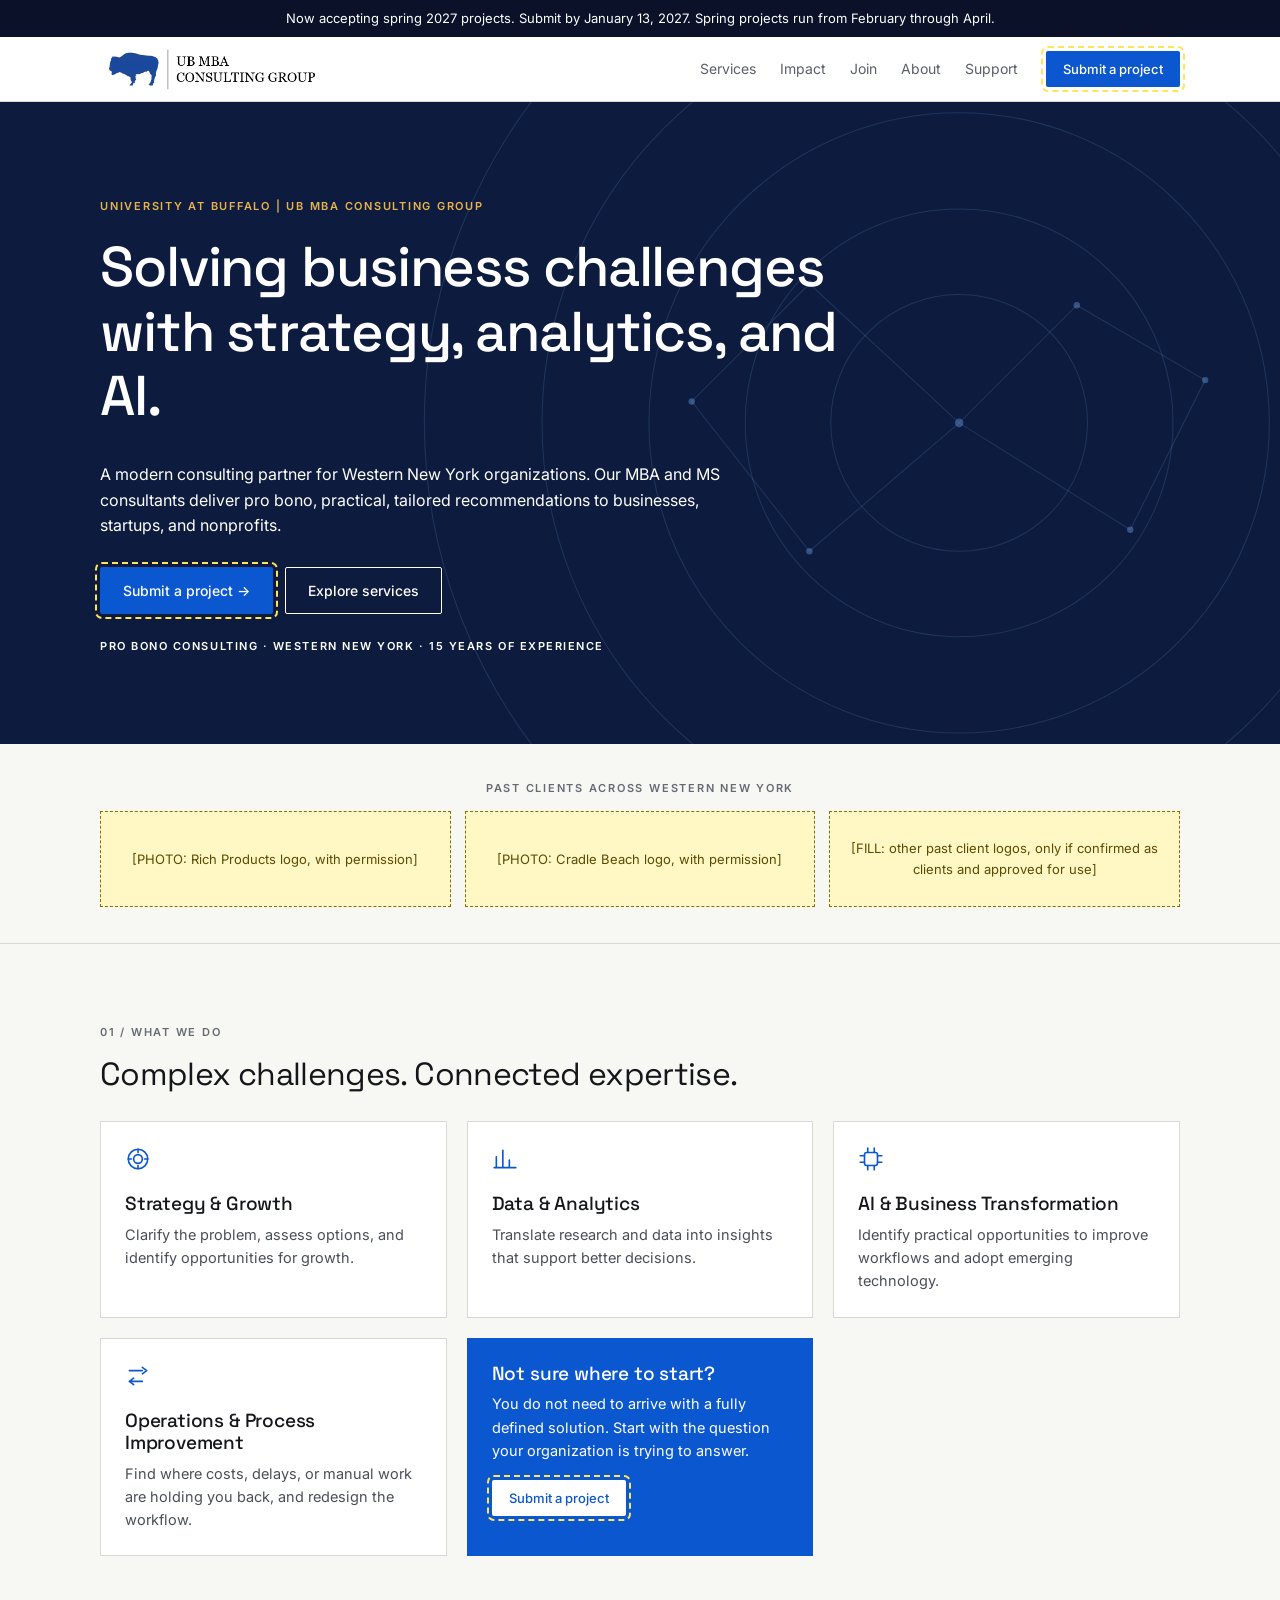
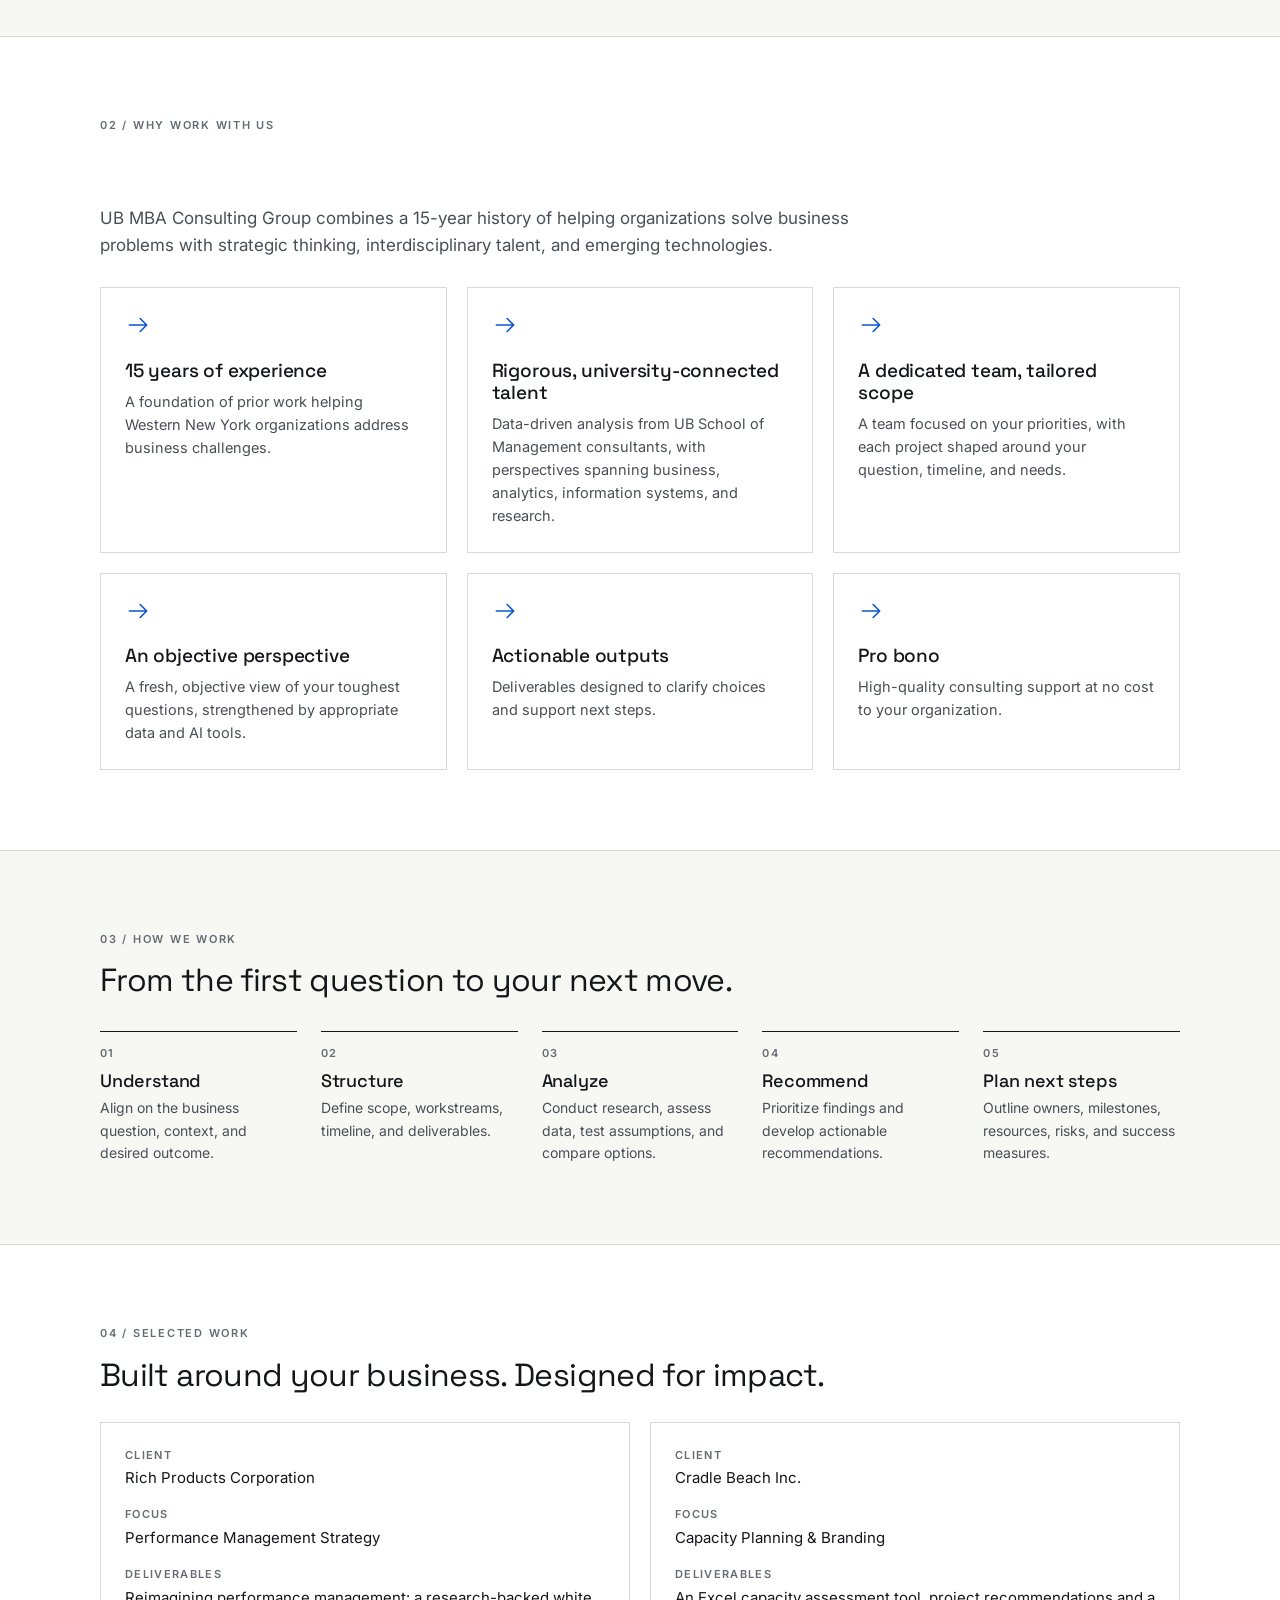
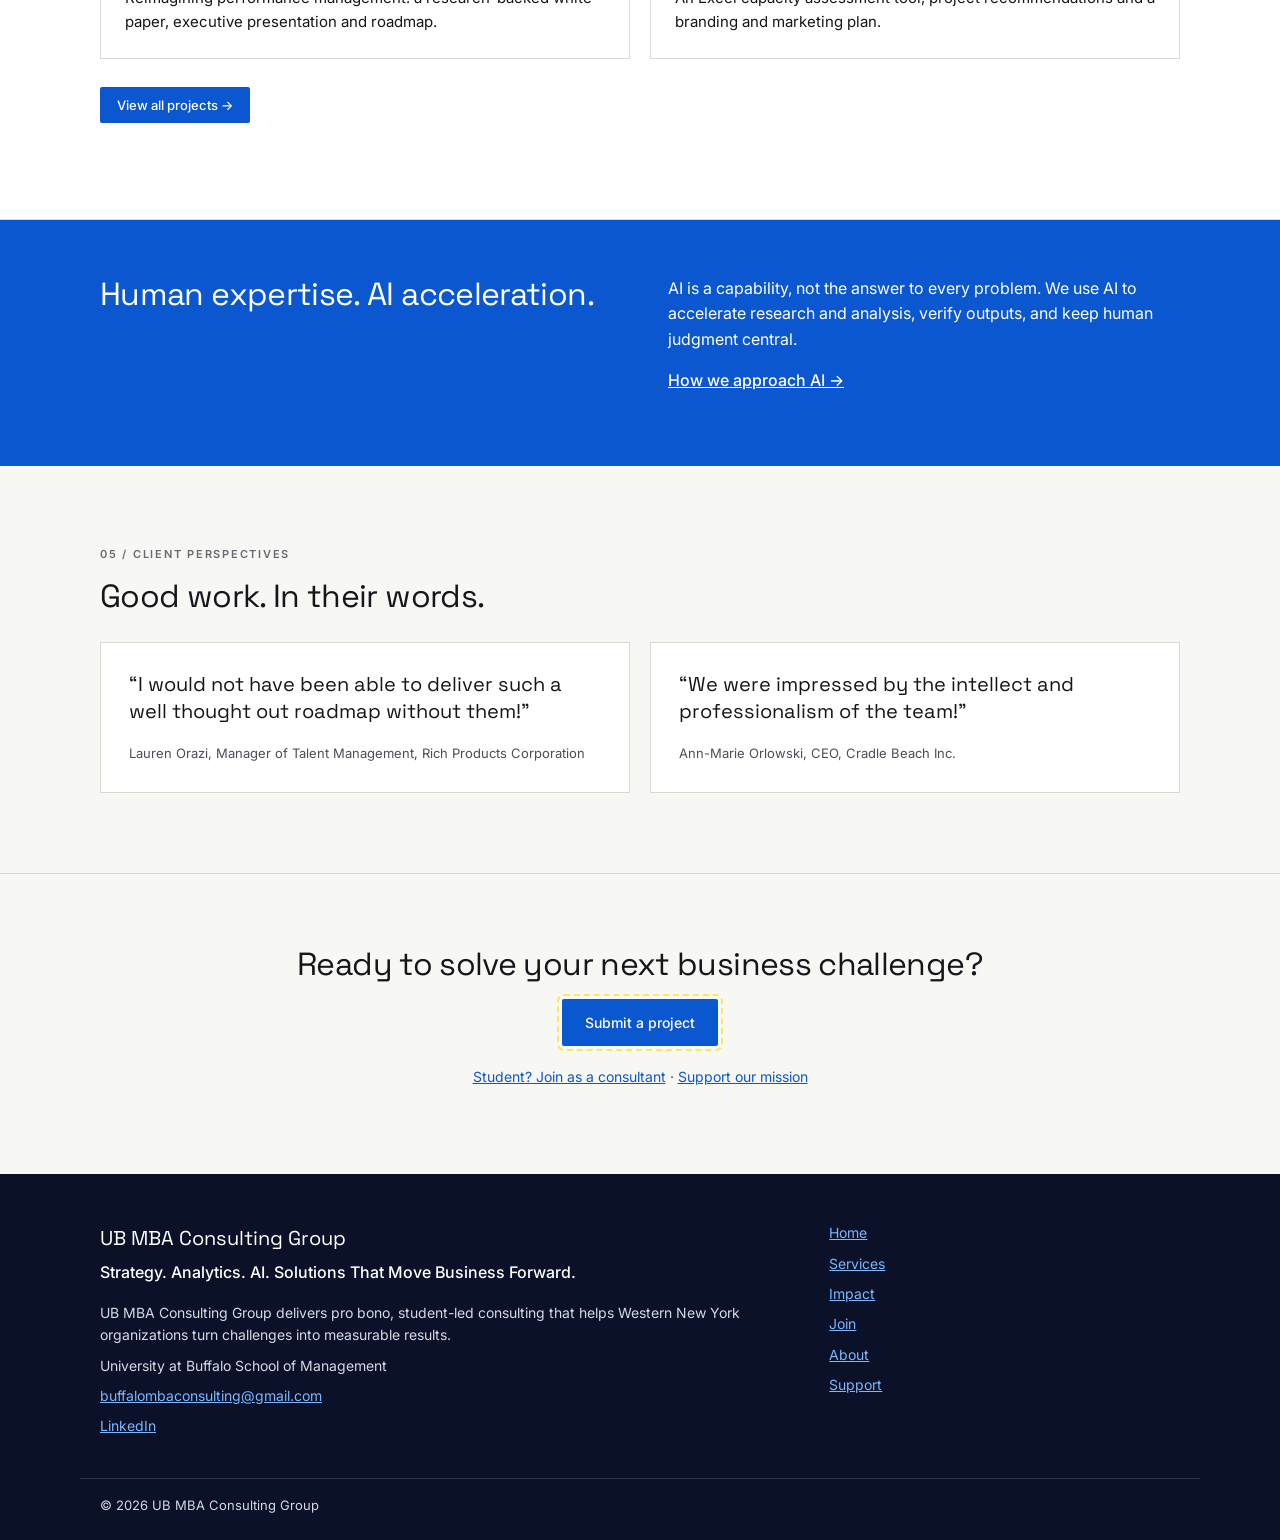
<file: index.html>
<!DOCTYPE html>
<html lang="en">
<head>
<meta charset="utf-8">
<meta name="viewport" content="width=device-width, initial-scale=1">
<title>Home | UB MBA Consulting Group</title>
<meta name="description" content="A modern consulting partner for Western New York organizations. Our MBA and MS consultants deliver pro bono, practical, tailored recommendations to businesses, startups, and nonprofits.">
<link rel="preconnect" href="https://fonts.googleapis.com">
<link rel="preconnect" href="https://fonts.gstatic.com" crossorigin>
<link href="https://fonts.googleapis.com/css2?family=Inter:wght@400;500;600&family=Space+Grotesk:wght@400;500&display=swap" rel="stylesheet">
<link rel="stylesheet" href="styles.css">
<script>document.documentElement.classList.add("js");</script>
</head>
<body>
<a class="skip" href="#main">Skip to content</a>
<div class="announce"><!-- EDIT: announcement bar -->
  <p>Now accepting spring 2027 projects. Submit by January 13, 2027. Spring projects run from February through April.</p>
</div>
<header class="site-header">
  <div class="progress" aria-hidden="true"></div>
  <div class="wrap header-inner">
    <a class="logo" href="index.html"><img src="images/logo.png" alt="UB MBA Consulting Group" width="222" height="58"></a>
    <button class="menu-toggle" aria-expanded="false" aria-controls="site-nav">Menu</button>
    <nav id="site-nav" class="site-nav" aria-label="Main">
      <ul><li><a href="services.html">Services</a></li><li><a href="impact.html">Impact</a></li><li><a href="join.html">Join</a></li><li><a href="about.html">About</a></li><li><a href="support.html">Support</a></li></ul>
      <a class="btn btn-primary btn-small is-placeholder" href="#" title="Link not set yet: CLIENT_FORM_LINK">Submit a project</a>
    </nav>
  </div>
</header>
<main id="main">
<section class="hero"><!-- EDIT: hero -->
<svg class="net" viewBox="0 0 1200 600" preserveAspectRatio="xMaxYMid slice" aria-hidden="true">
<g fill="none" stroke="#7AB8FF" stroke-opacity=".16" stroke-width="1">
<circle cx="900" cy="300" r="120"/><circle cx="900" cy="300" r="200"/><circle cx="900" cy="300" r="290"/><circle cx="900" cy="300" r="390"/><circle cx="900" cy="300" r="500"/>
<path d="M900 300 L1010 190 L1130 260 L1060 400 L900 300 L760 170 L650 280 L760 420 L900 300"/>
</g>
<g fill="#7AB8FF" fill-opacity=".35"><circle cx="1010" cy="190" r="3"/><circle cx="1130" cy="260" r="3"/><circle cx="1060" cy="400" r="3"/><circle cx="760" cy="170" r="3"/><circle cx="650" cy="280" r="3"/><circle cx="760" cy="420" r="3"/><circle cx="900" cy="300" r="4"/></g>
</svg>
<div class="wrap hero-inner">
  <p class="eyebrow">University at Buffalo | UB MBA Consulting Group</p>
  <h1>Solving business challenges with strategy, analytics, and AI.</h1>
  <p class="hero-text">A modern consulting partner for Western New York organizations. Our MBA and MS consultants deliver pro bono, practical, tailored recommendations to businesses, startups, and nonprofits.</p>
  <div class="btn-row"><a class="btn btn-primary is-placeholder" href="#" title="Link not set yet: CLIENT_FORM_LINK">Submit a project →</a><a class="btn btn-outline" href="services.html">Explore services</a></div>
  <p class="proof">Pro bono consulting · Western New York · 15 years of experience</p>
</div></section>
<section class="logos"><div class="wrap">
  <p class="label label-center">Past clients across Western New York</p>
  <div class="logo-row"><!-- EDIT: client logos, only with permission -->
    <div class="placeholder photo">[PHOTO: Rich Products logo, with permission]</div>
    <div class="placeholder photo">[PHOTO: Cradle Beach logo, with permission]</div>
    <div class="placeholder photo">[FILL: other past client logos, only if confirmed as clients and approved for use]</div>
  </div>
</div></section>
<section class="section "><div class="wrap"><p class="label">01 / WHAT WE DO</p><h2>Complex challenges. Connected expertise.</h2><div class="grid grid-3"><article class="card"><div class="icon"><svg viewBox="0 0 24 24" aria-hidden="true"><circle cx="12" cy="12" r="9"/><circle cx="12" cy="12" r="4"/><path d="M12 3v3M12 18v3M3 12h3M18 12h3"/></svg></div><h3><a href="services.html#strategy">Strategy &amp; Growth</a></h3><p>Clarify the problem, assess options, and identify opportunities for growth.</p></article><article class="card"><div class="icon"><svg viewBox="0 0 24 24" aria-hidden="true"><path d="M4 20V10M10 20V4M16 20v-7M22 20H2"/></svg></div><h3><a href="services.html#data">Data &amp; Analytics</a></h3><p>Translate research and data into insights that support better decisions.</p></article><article class="card"><div class="icon"><svg viewBox="0 0 24 24" aria-hidden="true"><rect x="6" y="6" width="12" height="12" rx="2"/><path d="M9 2v4M15 2v4M9 18v4M15 18v4M2 9h4M2 15h4M18 9h4M18 15h4"/></svg></div><h3><a href="services.html#ai-services">AI &amp; Business Transformation</a></h3><p>Identify practical opportunities to improve workflows and adopt emerging technology.</p></article><article class="card"><div class="icon"><svg viewBox="0 0 24 24" aria-hidden="true"><path d="M4 7h12M4 17h12M16 4l4 3-4 3M8 14l-4 3 4 3"/></svg></div><h3><a href="services.html#operations">Operations &amp; Process Improvement</a></h3><p>Find where costs, delays, or manual work are holding you back, and redesign the workflow.</p></article><article class="card card-highlight"><h3>Not sure where to start?</h3>
<p>You do not need to arrive with a fully defined solution. Start with the question your organization is trying to answer.</p>
<a class="btn btn-light btn-small is-placeholder" href="#" title="Link not set yet: CLIENT_FORM_LINK">Submit a project</a></article></div></div></section>
<section class="section section-alt"><div class="wrap"><p class="label">02 / WHY WORK WITH US</p><h2>Established experience. Emerging capabilities. Actionable solutions.</h2><p class="lead">UB MBA Consulting Group combines a 15-year history of helping organizations solve business problems with strategic thinking, interdisciplinary talent, and emerging technologies.</p><div class="grid grid-3"><article class="card"><div class="icon"><svg viewBox="0 0 24 24" aria-hidden="true"><path d="M4 12h16M14 6l6 6-6 6"/></svg></div><h3>15 years of experience</h3><p>A foundation of prior work helping Western New York organizations address business challenges.</p></article><article class="card"><div class="icon"><svg viewBox="0 0 24 24" aria-hidden="true"><path d="M4 12h16M14 6l6 6-6 6"/></svg></div><h3>Rigorous, university-connected talent</h3><p>Data-driven analysis from UB School of Management consultants, with perspectives spanning business, analytics, information systems, and research.</p></article><article class="card"><div class="icon"><svg viewBox="0 0 24 24" aria-hidden="true"><path d="M4 12h16M14 6l6 6-6 6"/></svg></div><h3>A dedicated team, tailored scope</h3><p>A team focused on your priorities, with each project shaped around your question, timeline, and needs.</p></article><article class="card"><div class="icon"><svg viewBox="0 0 24 24" aria-hidden="true"><path d="M4 12h16M14 6l6 6-6 6"/></svg></div><h3>An objective perspective</h3><p>A fresh, objective view of your toughest questions, strengthened by appropriate data and AI tools.</p></article><article class="card"><div class="icon"><svg viewBox="0 0 24 24" aria-hidden="true"><path d="M4 12h16M14 6l6 6-6 6"/></svg></div><h3>Actionable outputs</h3><p>Deliverables designed to clarify choices and support next steps.</p></article><article class="card"><div class="icon"><svg viewBox="0 0 24 24" aria-hidden="true"><path d="M4 12h16M14 6l6 6-6 6"/></svg></div><h3>Pro bono</h3><p>High-quality consulting support at no cost to your organization.</p></article></div></div></section>
<section class="section "><div class="wrap"><p class="label">03 / HOW WE WORK</p><h2>From the first question to your next move.</h2><ol class="steps steps-5"><li><span class="step-num">01</span><h3>Understand</h3><p>Align on the business question, context, and desired outcome.</p></li><li><span class="step-num">02</span><h3>Structure</h3><p>Define scope, workstreams, timeline, and deliverables.</p></li><li><span class="step-num">03</span><h3>Analyze</h3><p>Conduct research, assess data, test assumptions, and compare options.</p></li><li><span class="step-num">04</span><h3>Recommend</h3><p>Prioritize findings and develop actionable recommendations.</p></li><li><span class="step-num">05</span><h3>Plan next steps</h3><p>Outline owners, milestones, resources, risks, and success measures.</p></li></ol></div></section>
<section class="section section-alt"><div class="wrap"><p class="label">04 / SELECTED WORK</p><h2>Built around your business. Designed for impact.</h2><div class="grid grid-2"><div class="case-wrap"><article class="case">
  <p class="mini">Client</p><p class="case-val">Rich Products Corporation</p>
  <p class="mini">Focus</p><p class="case-val">Performance Management Strategy</p>
  <p class="mini">Deliverables</p><p class="case-val">Reimagining performance management: a research-backed white paper, executive presentation and roadmap.</p>
</article></div><div class="case-wrap"><article class="case">
  <p class="mini">Client</p><p class="case-val">Cradle Beach Inc.</p>
  <p class="mini">Focus</p><p class="case-val">Capacity Planning &amp; Branding</p>
  <p class="mini">Deliverables</p><p class="case-val">An Excel capacity assessment tool, project recommendations and a branding and marketing plan.</p>
</article></div></div><p class="mt"><a class="btn btn-primary btn-small" href="impact.html">View all projects →</a></p></div></section>
<section class="band"><div class="wrap band-inner">
  <h2>Human expertise. AI acceleration.</h2>
  <div class="band-text"><p>AI is a capability, not the answer to every problem. We use AI to accelerate research and analysis, verify outputs, and keep human judgment central.</p><p><a class="band-link" href="services.html#ai">How we approach AI →</a></p></div>
</div></section>
<section class="section "><div class="wrap"><p class="label">05 / CLIENT PERSPECTIVES</p><h2>Good work. In their words.</h2><div class="grid grid-2"><blockquote class="quote"><p>“I would not have been able to deliver such a well thought out roadmap without them!”</p><footer>Lauren Orazi, Manager of Talent Management, Rich Products Corporation</footer></blockquote><blockquote class="quote"><p>“We were impressed by the intellect and professionalism of the team!”</p><footer>Ann-Marie Orlowski, CEO, Cradle Beach Inc.</footer></blockquote></div></div></section>
<section class="cta"><div class="wrap">
  <h2>Ready to solve your next business challenge?</h2>
  
  <a class="btn btn-primary is-placeholder" href="#" title="Link not set yet: CLIENT_FORM_LINK">Submit a project</a>
  <p class="cta-small"><a href="join.html">Student? Join as a consultant</a> · <a href="support.html">Support our mission</a></p>
</div></section>
</main>
<footer class="site-footer">
  <div class="wrap footer-grid">
    <div>
      <p class="footer-name">UB MBA Consulting Group</p>
      <p class="footer-tag">Strategy. Analytics. AI. Solutions That Move Business Forward.</p>
      <p class="footer-desc">UB MBA Consulting Group delivers pro bono, student-led consulting that helps Western New York organizations turn challenges into measurable results.</p>
      <p class="footer-small">University at Buffalo School of Management</p>
      <p class="footer-small"><a href="mailto:buffalombaconsulting@gmail.com">buffalombaconsulting@gmail.com</a></p>
      <p class="footer-small"><a href="https://www.linkedin.com/company/ub-mba-consulting" target="_blank" rel="noopener">LinkedIn</a></p>
    </div>
    <nav aria-label="Footer"><ul class="footer-links"><li><a href="index.html">Home</a></li><li><a href="services.html">Services</a></li><li><a href="impact.html">Impact</a></li><li><a href="join.html">Join</a></li><li><a href="about.html">About</a></li><li><a href="support.html">Support</a></li></ul></nav>
  </div>
  <div class="wrap footer-bottom"><p>© 2026 UB MBA Consulting Group</p></div>
</footer>
<script src="script.js" defer></script>
</body>
</html>
</file>
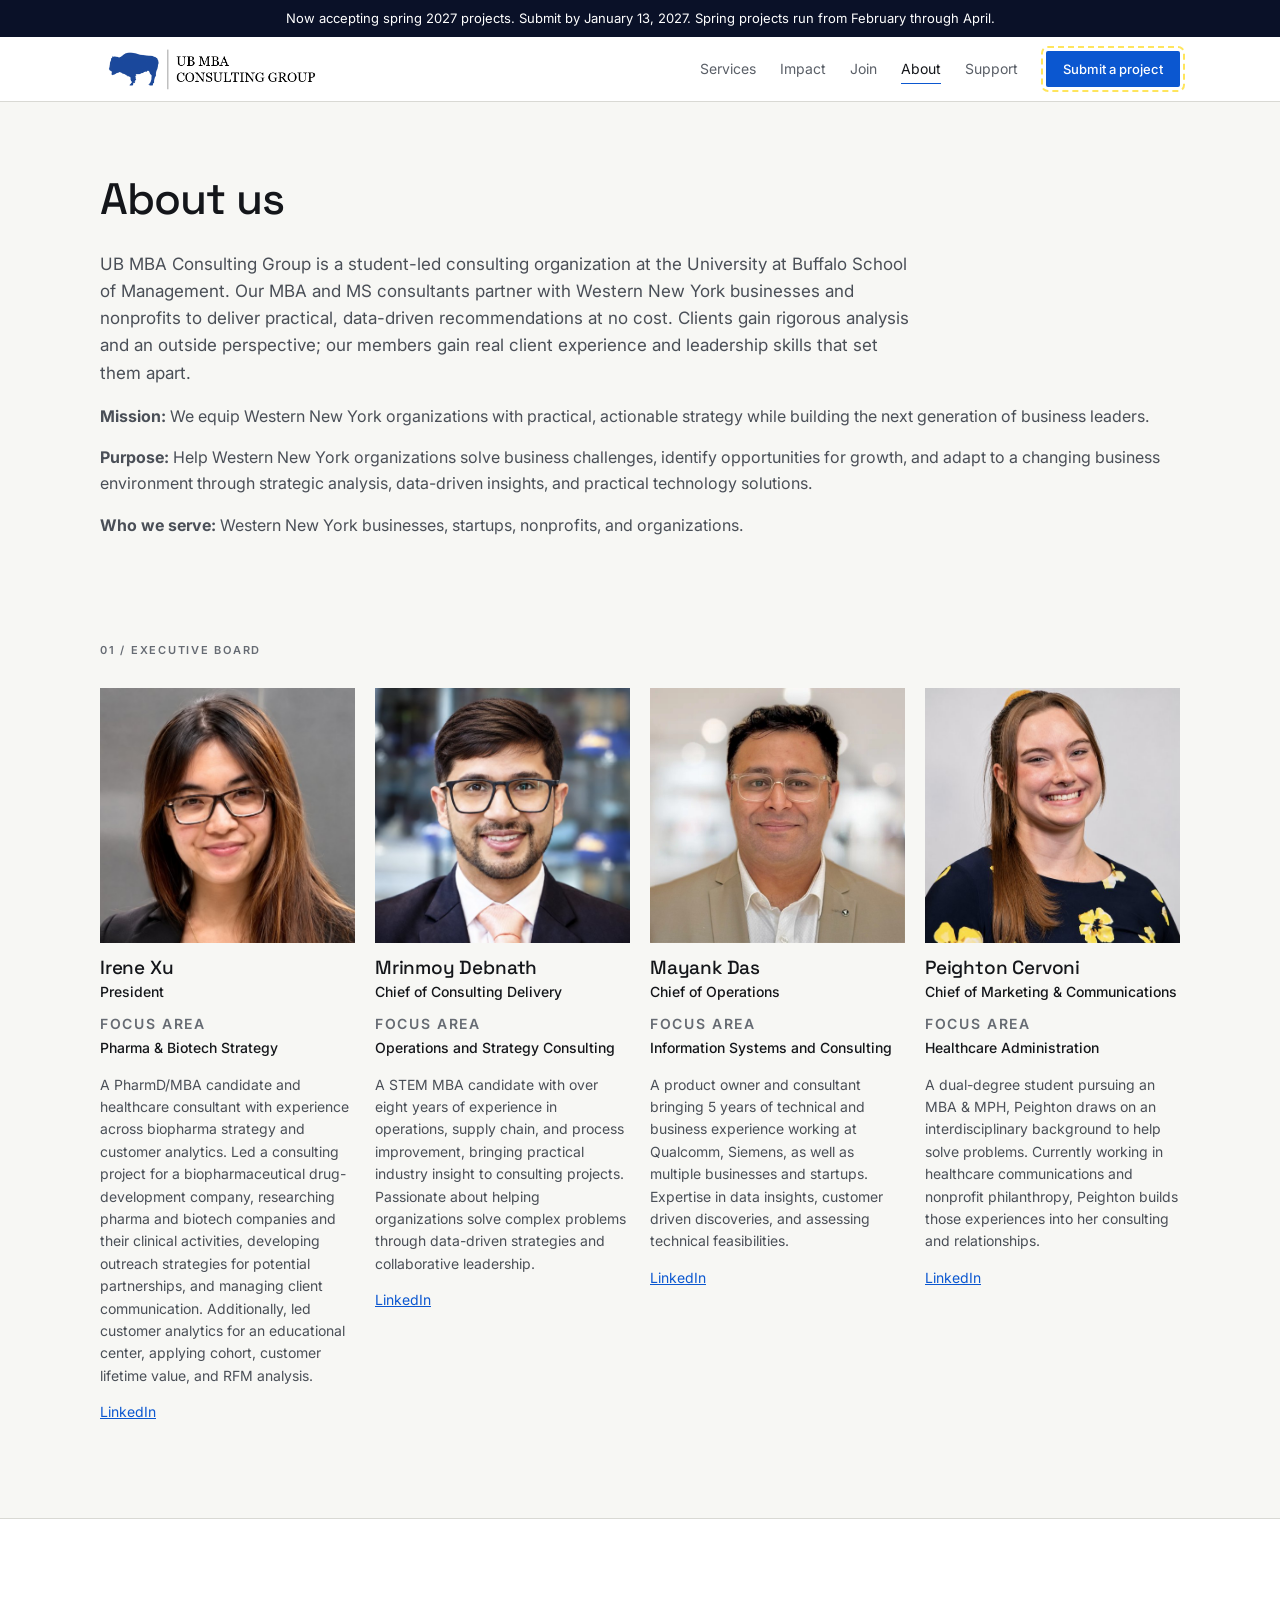
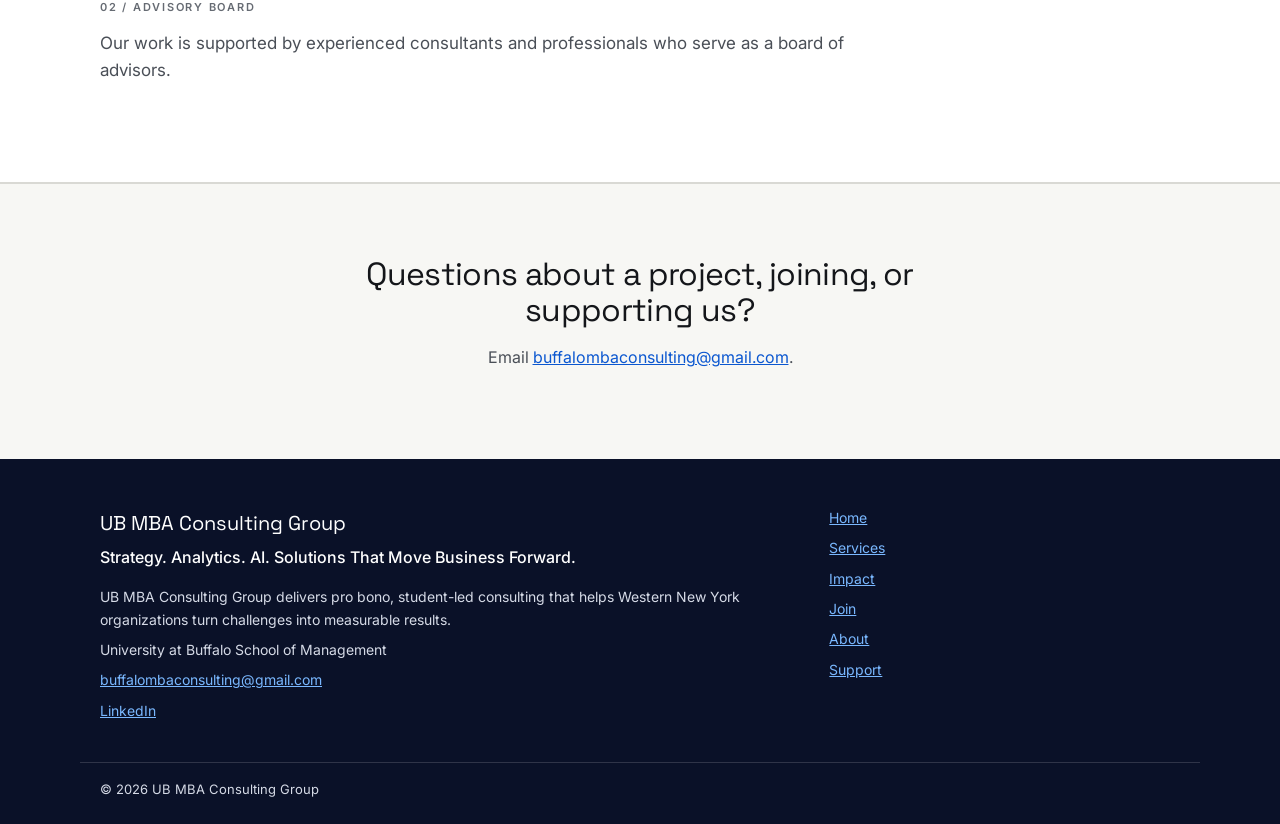
<file: about.html>
<!DOCTYPE html>
<html lang="en">
<head>
<meta charset="utf-8">
<meta name="viewport" content="width=device-width, initial-scale=1">
<title>About | UB MBA Consulting Group</title>
<meta name="description" content="UB MBA Consulting Group is a student-led consulting organization at the University at Buffalo School of Management.">
<link rel="preconnect" href="https://fonts.googleapis.com">
<link rel="preconnect" href="https://fonts.gstatic.com" crossorigin>
<link href="https://fonts.googleapis.com/css2?family=Inter:wght@400;500;600&family=Space+Grotesk:wght@400;500&display=swap" rel="stylesheet">
<link rel="stylesheet" href="styles.css">
<script>document.documentElement.classList.add("js");</script>
</head>
<body>
<a class="skip" href="#main">Skip to content</a>
<div class="announce"><!-- EDIT: announcement bar -->
  <p>Now accepting spring 2027 projects. Submit by January 13, 2027. Spring projects run from February through April.</p>
</div>
<header class="site-header">
  <div class="progress" aria-hidden="true"></div>
  <div class="wrap header-inner">
    <a class="logo" href="index.html"><img src="images/logo.png" alt="UB MBA Consulting Group" width="222" height="58"></a>
    <button class="menu-toggle" aria-expanded="false" aria-controls="site-nav">Menu</button>
    <nav id="site-nav" class="site-nav" aria-label="Main">
      <ul><li><a href="services.html">Services</a></li><li><a href="impact.html">Impact</a></li><li><a href="join.html">Join</a></li><li><a href="about.html" aria-current="page">About</a></li><li><a href="support.html">Support</a></li></ul>
      <a class="btn btn-primary btn-small is-placeholder" href="#" title="Link not set yet: CLIENT_FORM_LINK">Submit a project</a>
    </nav>
  </div>
</header>
<main id="main">
<section class="page-hero"><div class="wrap"><h1>About us</h1>
<p class="lead">UB MBA Consulting Group is a student-led consulting organization at the University at Buffalo School of Management. Our MBA and MS consultants partner with Western New York businesses and nonprofits to deliver practical, data-driven recommendations at no cost. Clients gain rigorous analysis and an outside perspective; our members gain real client experience and leadership skills that set them apart.</p>
<p><strong>Mission:</strong> We equip Western New York organizations with practical, actionable strategy while building the next generation of business leaders.</p>
<p><strong>Purpose:</strong> Help Western New York organizations solve business challenges, identify opportunities for growth, and adapt to a changing business environment through strategic analysis, data-driven insights, and practical technology solutions.</p>
<p><strong>Who we serve:</strong> Western New York businesses, startups, nonprofits, and organizations.</p></div></section>
<section class="section "><div class="wrap"><p class="label">01 / EXECUTIVE BOARD</p><div class="grid grid-4"><article class="team"><div class="frame"><img src="images/irene-xu.jpg" alt="Portrait of Irene Xu" width="600" height="600"></div>
<h3>Irene Xu</h3><p class="role">President</p><p class="mini">Focus area</p><p class="focus">Pharma &amp; Biotech Strategy</p><p>A PharmD/MBA candidate and healthcare consultant with experience across biopharma strategy and customer analytics. Led a consulting project for a biopharmaceutical drug-development company, researching pharma and biotech companies and their clinical activities, developing outreach strategies for potential partnerships, and managing client communication. Additionally, led customer analytics for an educational center, applying cohort, customer lifetime value, and RFM analysis.</p>
<p><a href="https://www.linkedin.com/in/irene-meiting-xu" target="_blank" rel="noopener">LinkedIn</a></p></article><article class="team"><div class="frame"><img src="images/mrinmoy-debnath.jpg" alt="Portrait of Mrinmoy Debnath" width="600" height="600"></div>
<h3>Mrinmoy Debnath</h3><p class="role">Chief of Consulting Delivery</p><p class="mini">Focus area</p><p class="focus">Operations and Strategy Consulting</p><p>A STEM MBA candidate with over eight years of experience in operations, supply chain, and process improvement, bringing practical industry insight to consulting projects. Passionate about helping organizations solve complex problems through data-driven strategies and collaborative leadership.</p>
<p><a href="https://www.linkedin.com/in/mrin-debnath" target="_blank" rel="noopener">LinkedIn</a></p></article><article class="team"><div class="frame"><img src="images/mayank-das.jpg" alt="Portrait of Mayank Das" width="600" height="600"></div>
<h3>Mayank Das</h3><p class="role">Chief of Operations</p><p class="mini">Focus area</p><p class="focus">Information Systems and Consulting</p><p>A product owner and consultant bringing 5 years of technical and business experience working at Qualcomm, Siemens, as well as multiple businesses and startups. Expertise in data insights, customer driven discoveries, and assessing technical feasibilities.</p>
<p><a href="https://www.linkedin.com/in/mayank-das" target="_blank" rel="noopener">LinkedIn</a></p></article><article class="team"><div class="frame"><img src="images/peighton-cervoni.jpg" alt="Portrait of Peighton Cervoni" width="600" height="600"></div>
<h3>Peighton Cervoni</h3><p class="role">Chief of Marketing &amp; Communications</p><p class="mini">Focus area</p><p class="focus">Healthcare Administration</p><p>A dual-degree student pursuing an MBA &amp; MPH, Peighton draws on an interdisciplinary background to help solve problems. Currently working in healthcare communications and nonprofit philanthropy, Peighton builds those experiences into her consulting and relationships.</p>
<p><a href="https://www.linkedin.com/in/peighton-cervoni" target="_blank" rel="noopener">LinkedIn</a></p></article></div></div></section>
<section class="section section-alt"><div class="wrap"><p class="label">02 / ADVISORY BOARD</p><p class="lead">Our work is supported by experienced consultants and professionals who serve as a board of advisors.</p></div></section>
<section class="cta"><div class="wrap">
  <h2>Questions about a project, joining, or supporting us?</h2>
  <p>Email <a href="mailto:buffalombaconsulting@gmail.com">buffalombaconsulting@gmail.com</a>.</p>
  
  
</div></section>
</main>
<footer class="site-footer">
  <div class="wrap footer-grid">
    <div>
      <p class="footer-name">UB MBA Consulting Group</p>
      <p class="footer-tag">Strategy. Analytics. AI. Solutions That Move Business Forward.</p>
      <p class="footer-desc">UB MBA Consulting Group delivers pro bono, student-led consulting that helps Western New York organizations turn challenges into measurable results.</p>
      <p class="footer-small">University at Buffalo School of Management</p>
      <p class="footer-small"><a href="mailto:buffalombaconsulting@gmail.com">buffalombaconsulting@gmail.com</a></p>
      <p class="footer-small"><a href="https://www.linkedin.com/company/ub-mba-consulting" target="_blank" rel="noopener">LinkedIn</a></p>
    </div>
    <nav aria-label="Footer"><ul class="footer-links"><li><a href="index.html">Home</a></li><li><a href="services.html">Services</a></li><li><a href="impact.html">Impact</a></li><li><a href="join.html">Join</a></li><li><a href="about.html">About</a></li><li><a href="support.html">Support</a></li></ul></nav>
  </div>
  <div class="wrap footer-bottom"><p>© 2026 UB MBA Consulting Group</p></div>
</footer>
<script src="script.js" defer></script>
</body>
</html>
</file>
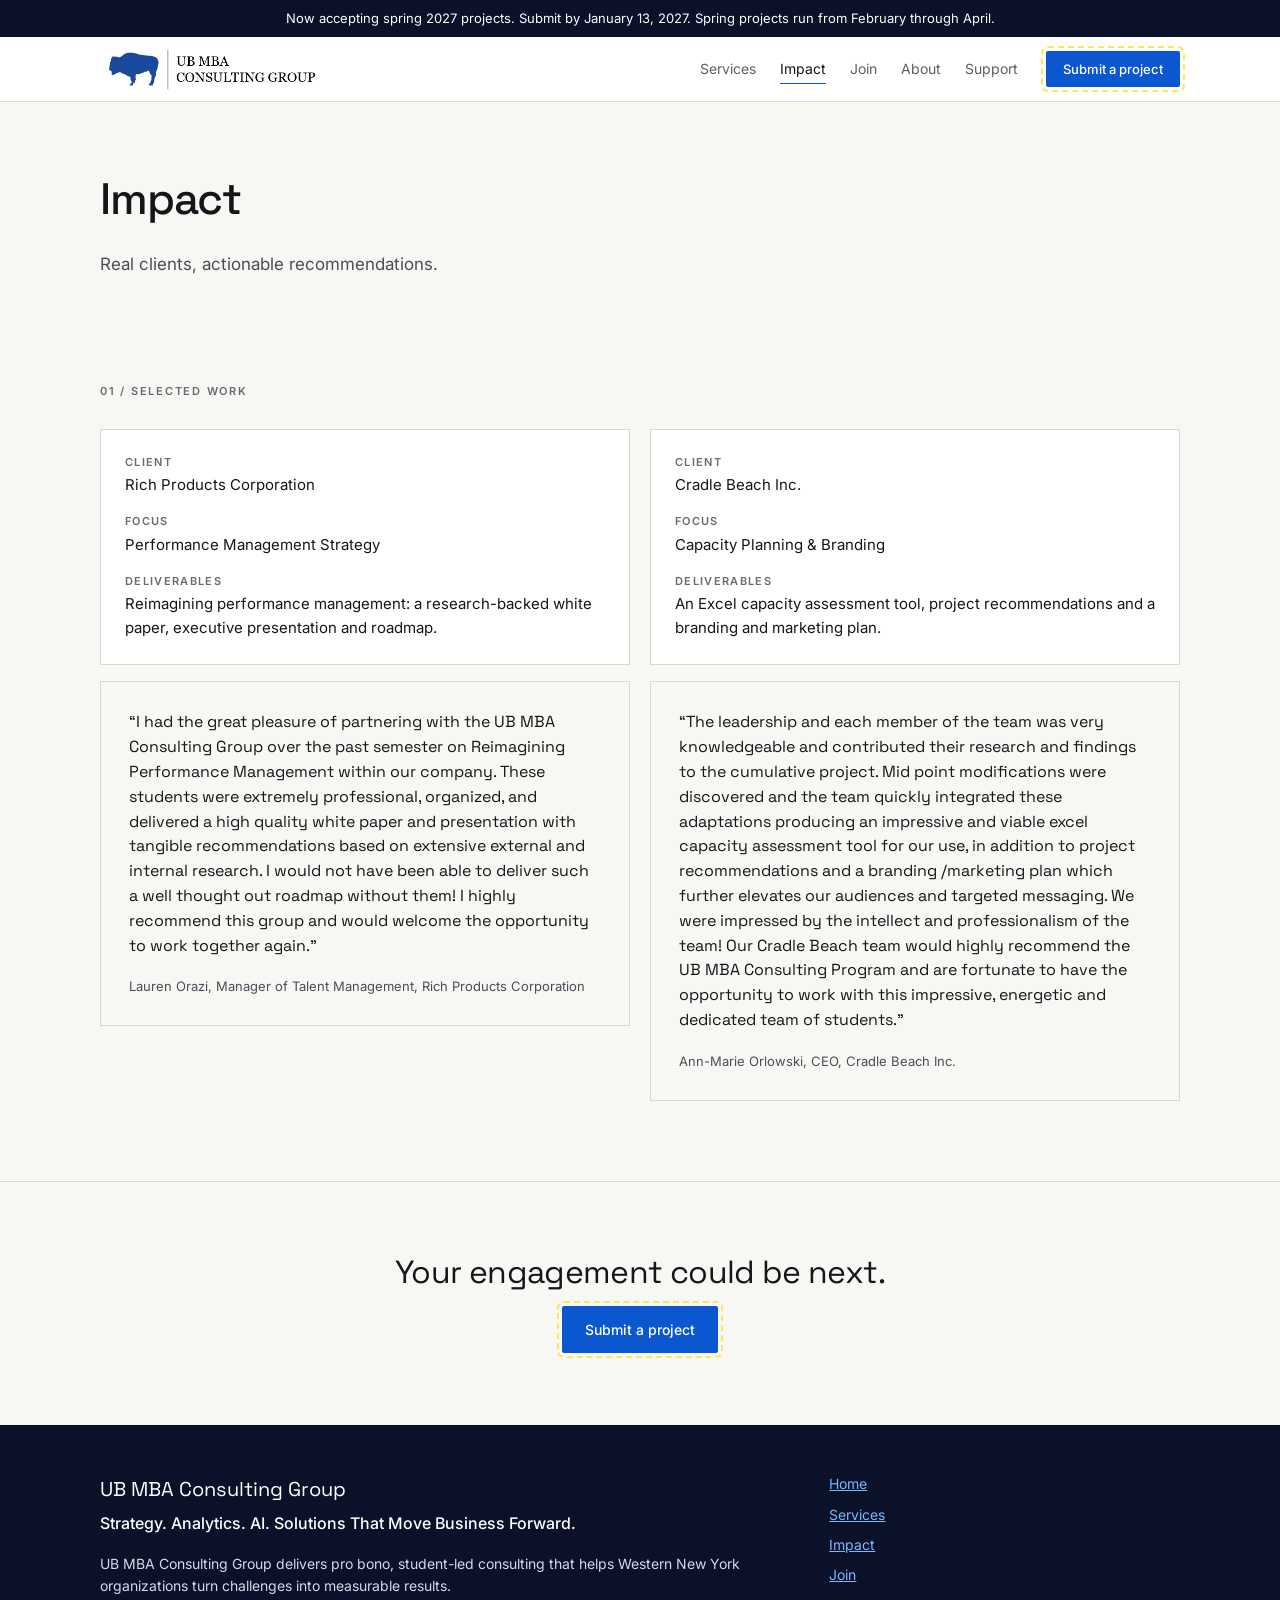
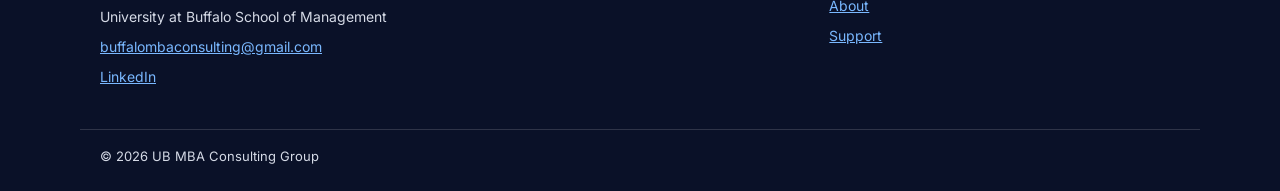
<file: impact.html>
<!DOCTYPE html>
<html lang="en">
<head>
<meta charset="utf-8">
<meta name="viewport" content="width=device-width, initial-scale=1">
<title>Impact | UB MBA Consulting Group</title>
<meta name="description" content="Real clients, actionable recommendations.">
<link rel="preconnect" href="https://fonts.googleapis.com">
<link rel="preconnect" href="https://fonts.gstatic.com" crossorigin>
<link href="https://fonts.googleapis.com/css2?family=Inter:wght@400;500;600&family=Space+Grotesk:wght@400;500&display=swap" rel="stylesheet">
<link rel="stylesheet" href="styles.css">
<script>document.documentElement.classList.add("js");</script>
</head>
<body>
<a class="skip" href="#main">Skip to content</a>
<div class="announce"><!-- EDIT: announcement bar -->
  <p>Now accepting spring 2027 projects. Submit by January 13, 2027. Spring projects run from February through April.</p>
</div>
<header class="site-header">
  <div class="progress" aria-hidden="true"></div>
  <div class="wrap header-inner">
    <a class="logo" href="index.html"><img src="images/logo.png" alt="UB MBA Consulting Group" width="222" height="58"></a>
    <button class="menu-toggle" aria-expanded="false" aria-controls="site-nav">Menu</button>
    <nav id="site-nav" class="site-nav" aria-label="Main">
      <ul><li><a href="services.html">Services</a></li><li><a href="impact.html" aria-current="page">Impact</a></li><li><a href="join.html">Join</a></li><li><a href="about.html">About</a></li><li><a href="support.html">Support</a></li></ul>
      <a class="btn btn-primary btn-small is-placeholder" href="#" title="Link not set yet: CLIENT_FORM_LINK">Submit a project</a>
    </nav>
  </div>
</header>
<main id="main">
<section class="page-hero"><div class="wrap"><h1>Impact</h1><p class="lead">Real clients, actionable recommendations.</p></div></section>
<section class="section "><div class="wrap"><p class="label">01 / SELECTED WORK</p><div class="grid grid-2"><div class="case-wrap"><article class="case">
  <p class="mini">Client</p><p class="case-val">Rich Products Corporation</p>
  <p class="mini">Focus</p><p class="case-val">Performance Management Strategy</p>
  <p class="mini">Deliverables</p><p class="case-val">Reimagining performance management: a research-backed white paper, executive presentation and roadmap.</p>
</article><blockquote class="quote quote-under"><p>“I had the great pleasure of partnering with the UB MBA Consulting Group over the past semester on Reimagining Performance Management within our company. These students were extremely professional, organized, and delivered a high quality white paper and presentation with tangible recommendations based on extensive external and internal research. I would not have been able to deliver such a well thought out roadmap without them! I highly recommend this group and would welcome the opportunity to work together again.”</p><footer>Lauren Orazi, Manager of Talent Management, Rich Products Corporation</footer></blockquote></div><div class="case-wrap"><article class="case">
  <p class="mini">Client</p><p class="case-val">Cradle Beach Inc.</p>
  <p class="mini">Focus</p><p class="case-val">Capacity Planning &amp; Branding</p>
  <p class="mini">Deliverables</p><p class="case-val">An Excel capacity assessment tool, project recommendations and a branding and marketing plan.</p>
</article><blockquote class="quote quote-under"><p>“The leadership and each member of the team was very knowledgeable and contributed their research and findings to the cumulative project. Mid point modifications were discovered and the team quickly integrated these adaptations producing an impressive and viable excel capacity assessment tool for our use, in addition to project recommendations and a branding /marketing plan which further elevates our audiences and targeted messaging. We were impressed by the intellect and professionalism of the team! Our Cradle Beach team would highly recommend the UB MBA Consulting Program and are fortunate to have the opportunity to work with this impressive, energetic and dedicated team of students.”</p><footer>Ann-Marie Orlowski, CEO, Cradle Beach Inc.</footer></blockquote></div></div></div></section>
<section class="cta"><div class="wrap">
  <h2>Your engagement could be next.</h2>
  
  <a class="btn btn-primary is-placeholder" href="#" title="Link not set yet: CLIENT_FORM_LINK">Submit a project</a>
  
</div></section>
</main>
<footer class="site-footer">
  <div class="wrap footer-grid">
    <div>
      <p class="footer-name">UB MBA Consulting Group</p>
      <p class="footer-tag">Strategy. Analytics. AI. Solutions That Move Business Forward.</p>
      <p class="footer-desc">UB MBA Consulting Group delivers pro bono, student-led consulting that helps Western New York organizations turn challenges into measurable results.</p>
      <p class="footer-small">University at Buffalo School of Management</p>
      <p class="footer-small"><a href="mailto:buffalombaconsulting@gmail.com">buffalombaconsulting@gmail.com</a></p>
      <p class="footer-small"><a href="https://www.linkedin.com/company/ub-mba-consulting" target="_blank" rel="noopener">LinkedIn</a></p>
    </div>
    <nav aria-label="Footer"><ul class="footer-links"><li><a href="index.html">Home</a></li><li><a href="services.html">Services</a></li><li><a href="impact.html">Impact</a></li><li><a href="join.html">Join</a></li><li><a href="about.html">About</a></li><li><a href="support.html">Support</a></li></ul></nav>
  </div>
  <div class="wrap footer-bottom"><p>© 2026 UB MBA Consulting Group</p></div>
</footer>
<script src="script.js" defer></script>
</body>
</html>
</file>
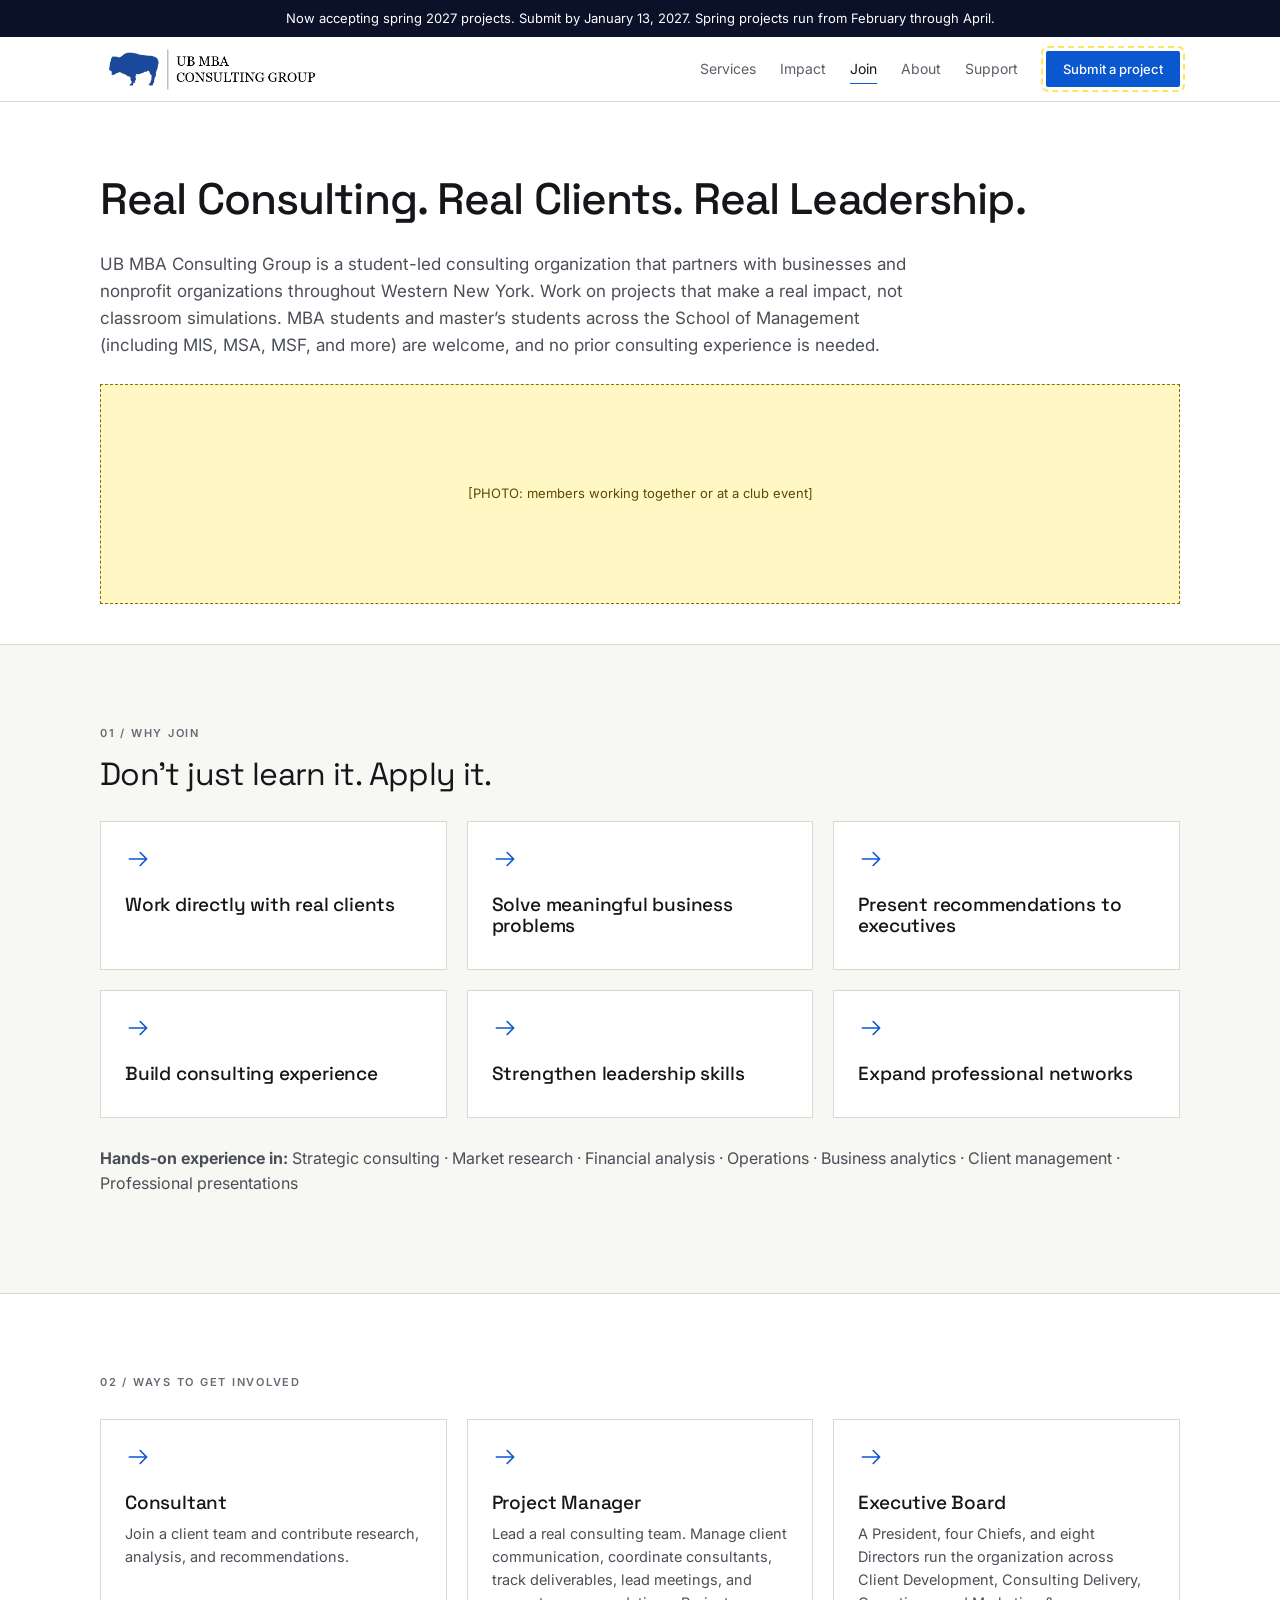
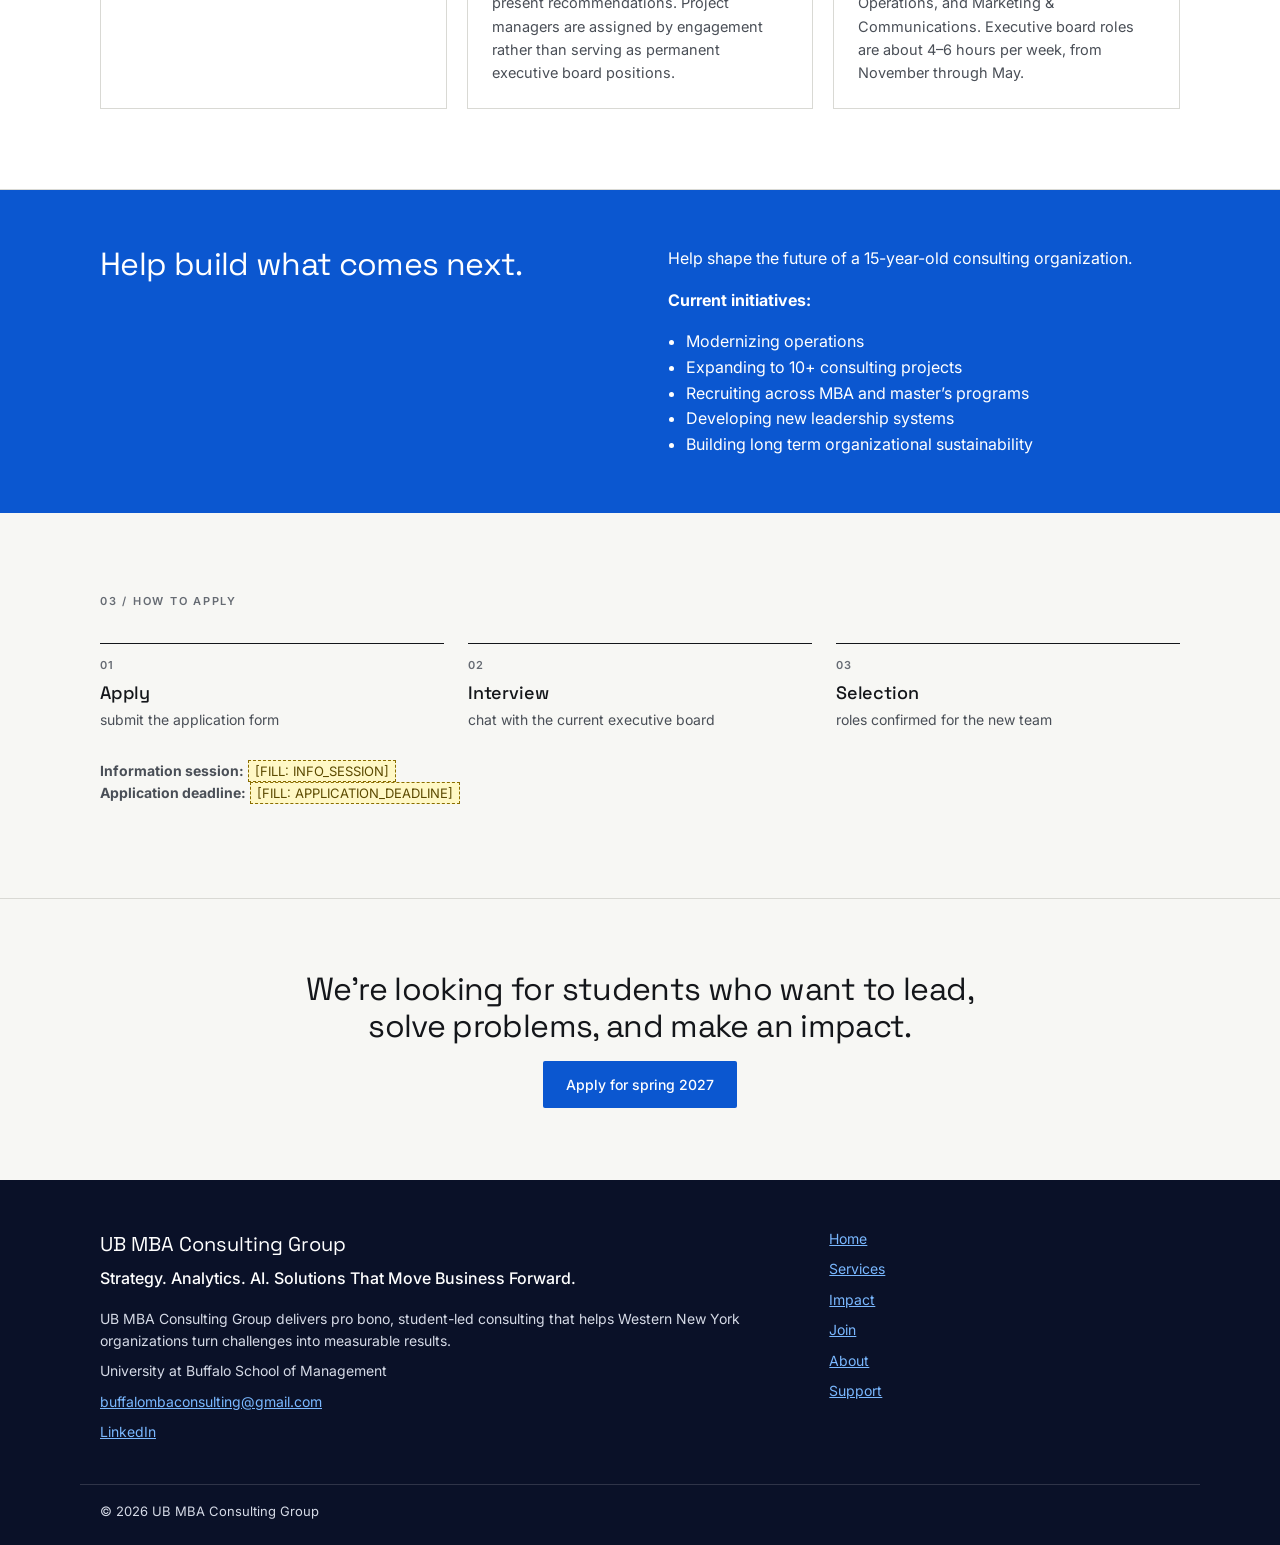
<file: join.html>
<!DOCTYPE html>
<html lang="en">
<head>
<meta charset="utf-8">
<meta name="viewport" content="width=device-width, initial-scale=1">
<title>Join | UB MBA Consulting Group</title>
<meta name="description" content="UB MBA Consulting Group is a student-led consulting organization that partners with businesses and nonprofit organizations throughout Western New York.">
<link rel="preconnect" href="https://fonts.googleapis.com">
<link rel="preconnect" href="https://fonts.gstatic.com" crossorigin>
<link href="https://fonts.googleapis.com/css2?family=Inter:wght@400;500;600&family=Space+Grotesk:wght@400;500&display=swap" rel="stylesheet">
<link rel="stylesheet" href="styles.css">
<script>document.documentElement.classList.add("js");</script>
</head>
<body>
<a class="skip" href="#main">Skip to content</a>
<div class="announce"><!-- EDIT: announcement bar -->
  <p>Now accepting spring 2027 projects. Submit by January 13, 2027. Spring projects run from February through April.</p>
</div>
<header class="site-header">
  <div class="progress" aria-hidden="true"></div>
  <div class="wrap header-inner">
    <a class="logo" href="index.html"><img src="images/logo.png" alt="UB MBA Consulting Group" width="222" height="58"></a>
    <button class="menu-toggle" aria-expanded="false" aria-controls="site-nav">Menu</button>
    <nav id="site-nav" class="site-nav" aria-label="Main">
      <ul><li><a href="services.html">Services</a></li><li><a href="impact.html">Impact</a></li><li><a href="join.html" aria-current="page">Join</a></li><li><a href="about.html">About</a></li><li><a href="support.html">Support</a></li></ul>
      <a class="btn btn-primary btn-small is-placeholder" href="#" title="Link not set yet: CLIENT_FORM_LINK">Submit a project</a>
    </nav>
  </div>
</header>
<main id="main">
<section class="page-hero page-hero-warm"><div class="wrap"><h1>Real Consulting. Real Clients. Real Leadership.</h1>
<p class="lead">UB MBA Consulting Group is a student-led consulting organization that partners with businesses and nonprofit organizations throughout Western New York. Work on projects that make a real impact, not classroom simulations. MBA students and master’s students across the School of Management (including MIS, MSA, MSF, and more) are welcome, and no prior consulting experience is needed.</p>
<div class="placeholder photo photo-wide">[PHOTO: members working together or at a club event]</div></div></section>
<section class="section "><div class="wrap"><p class="label">01 / WHY JOIN</p><h2>Don’t just learn it. Apply it.</h2><div class="grid grid-3"><article class="card"><div class="icon"><svg viewBox="0 0 24 24" aria-hidden="true"><path d="M4 12h16M14 6l6 6-6 6"/></svg></div><h3>Work directly with real clients</h3></article><article class="card"><div class="icon"><svg viewBox="0 0 24 24" aria-hidden="true"><path d="M4 12h16M14 6l6 6-6 6"/></svg></div><h3>Solve meaningful business problems</h3></article><article class="card"><div class="icon"><svg viewBox="0 0 24 24" aria-hidden="true"><path d="M4 12h16M14 6l6 6-6 6"/></svg></div><h3>Present recommendations to executives</h3></article><article class="card"><div class="icon"><svg viewBox="0 0 24 24" aria-hidden="true"><path d="M4 12h16M14 6l6 6-6 6"/></svg></div><h3>Build consulting experience</h3></article><article class="card"><div class="icon"><svg viewBox="0 0 24 24" aria-hidden="true"><path d="M4 12h16M14 6l6 6-6 6"/></svg></div><h3>Strengthen leadership skills</h3></article><article class="card"><div class="icon"><svg viewBox="0 0 24 24" aria-hidden="true"><path d="M4 12h16M14 6l6 6-6 6"/></svg></div><h3>Expand professional networks</h3></article></div><p class="mt skills"><strong>Hands-on experience in:</strong> Strategic consulting · Market research · Financial analysis · Operations · Business analytics · Client management · Professional presentations</p></div></section>
<section class="section section-alt"><div class="wrap"><p class="label">02 / WAYS TO GET INVOLVED</p><div class="grid grid-3"><article class="card"><div class="icon"><svg viewBox="0 0 24 24" aria-hidden="true"><path d="M4 12h16M14 6l6 6-6 6"/></svg></div><h3>Consultant</h3><p>Join a client team and contribute research, analysis, and recommendations.</p></article><article class="card"><div class="icon"><svg viewBox="0 0 24 24" aria-hidden="true"><path d="M4 12h16M14 6l6 6-6 6"/></svg></div><h3>Project Manager</h3><p>Lead a real consulting team. Manage client communication, coordinate consultants, track deliverables, lead meetings, and present recommendations. Project managers are assigned by engagement rather than serving as permanent executive board positions.</p></article><article class="card"><div class="icon"><svg viewBox="0 0 24 24" aria-hidden="true"><path d="M4 12h16M14 6l6 6-6 6"/></svg></div><h3>Executive Board</h3><p>A President, four Chiefs, and eight Directors run the organization across Client Development, Consulting Delivery, Operations, and Marketing &amp; Communications. Executive board roles are about 4–6 hours per week, from November through May.</p></article></div></div></section>
<section class="band"><div class="wrap band-inner">
  <h2>Help build what comes next.</h2>
  <div class="band-text"><p>Help shape the future of a 15-year-old consulting organization.</p><p><strong>Current initiatives:</strong></p><ul class='band-list'><li>Modernizing operations</li><li>Expanding to 10+ consulting projects</li><li>Recruiting across MBA and master’s programs</li><li>Developing new leadership systems</li><li>Building long term organizational sustainability</li></ul></div>
</div></section>
<section class="section "><div class="wrap"><p class="label">03 / HOW TO APPLY</p><ol class="steps steps-3"><li><span class="step-num">01</span><h3>Apply</h3><p>submit the application form</p></li><li><span class="step-num">02</span><h3>Interview</h3><p>chat with the current executive board</p></li><li><span class="step-num">03</span><h3>Selection</h3><p>roles confirmed for the new team</p></li></ol><p class="note"><strong>Information session:</strong> <span class="placeholder">[FILL: INFO_SESSION]</span><br><strong>Application deadline:</strong> <span class="placeholder">[FILL: APPLICATION_DEADLINE]</span></p></div></section>
<section class="cta"><div class="wrap">
  <h2>We’re looking for students who want to lead, solve problems, and make an impact.</h2>
  
  <a class="btn btn-primary" href="https://forms.cloud.microsoft/Pages/ResponsePage.aspx?id=ikpGlu34sUCZ4l9rUKICUIZwGTAikqhJnQ854zgMm6JUNkg0NUdGVkdFQ1lPVEEwSjNSOUQ0VFZTWS4u" target="_blank" rel="noopener">Apply for spring 2027</a>
  
</div></section>
</main>
<footer class="site-footer">
  <div class="wrap footer-grid">
    <div>
      <p class="footer-name">UB MBA Consulting Group</p>
      <p class="footer-tag">Strategy. Analytics. AI. Solutions That Move Business Forward.</p>
      <p class="footer-desc">UB MBA Consulting Group delivers pro bono, student-led consulting that helps Western New York organizations turn challenges into measurable results.</p>
      <p class="footer-small">University at Buffalo School of Management</p>
      <p class="footer-small"><a href="mailto:buffalombaconsulting@gmail.com">buffalombaconsulting@gmail.com</a></p>
      <p class="footer-small"><a href="https://www.linkedin.com/company/ub-mba-consulting" target="_blank" rel="noopener">LinkedIn</a></p>
    </div>
    <nav aria-label="Footer"><ul class="footer-links"><li><a href="index.html">Home</a></li><li><a href="services.html">Services</a></li><li><a href="impact.html">Impact</a></li><li><a href="join.html">Join</a></li><li><a href="about.html">About</a></li><li><a href="support.html">Support</a></li></ul></nav>
  </div>
  <div class="wrap footer-bottom"><p>© 2026 UB MBA Consulting Group</p></div>
</footer>
<script src="script.js" defer></script>
</body>
</html>
</file>
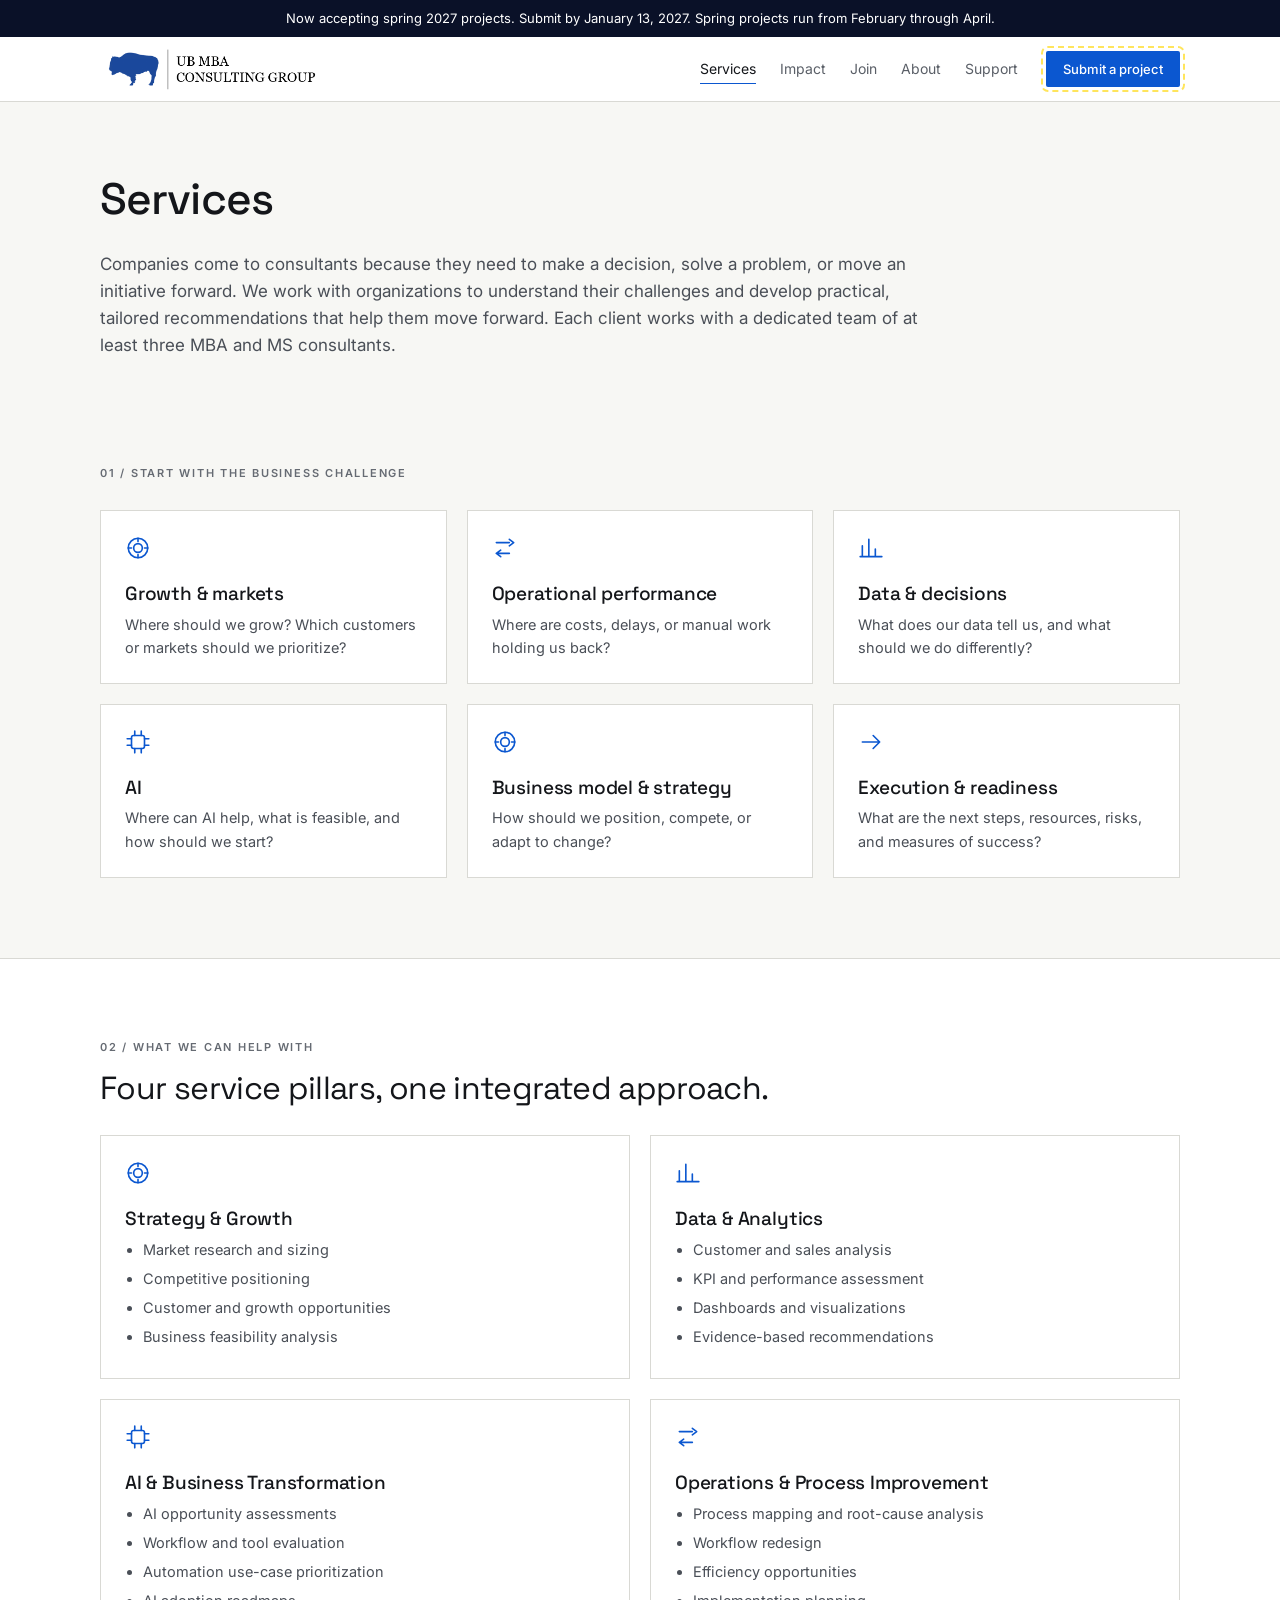
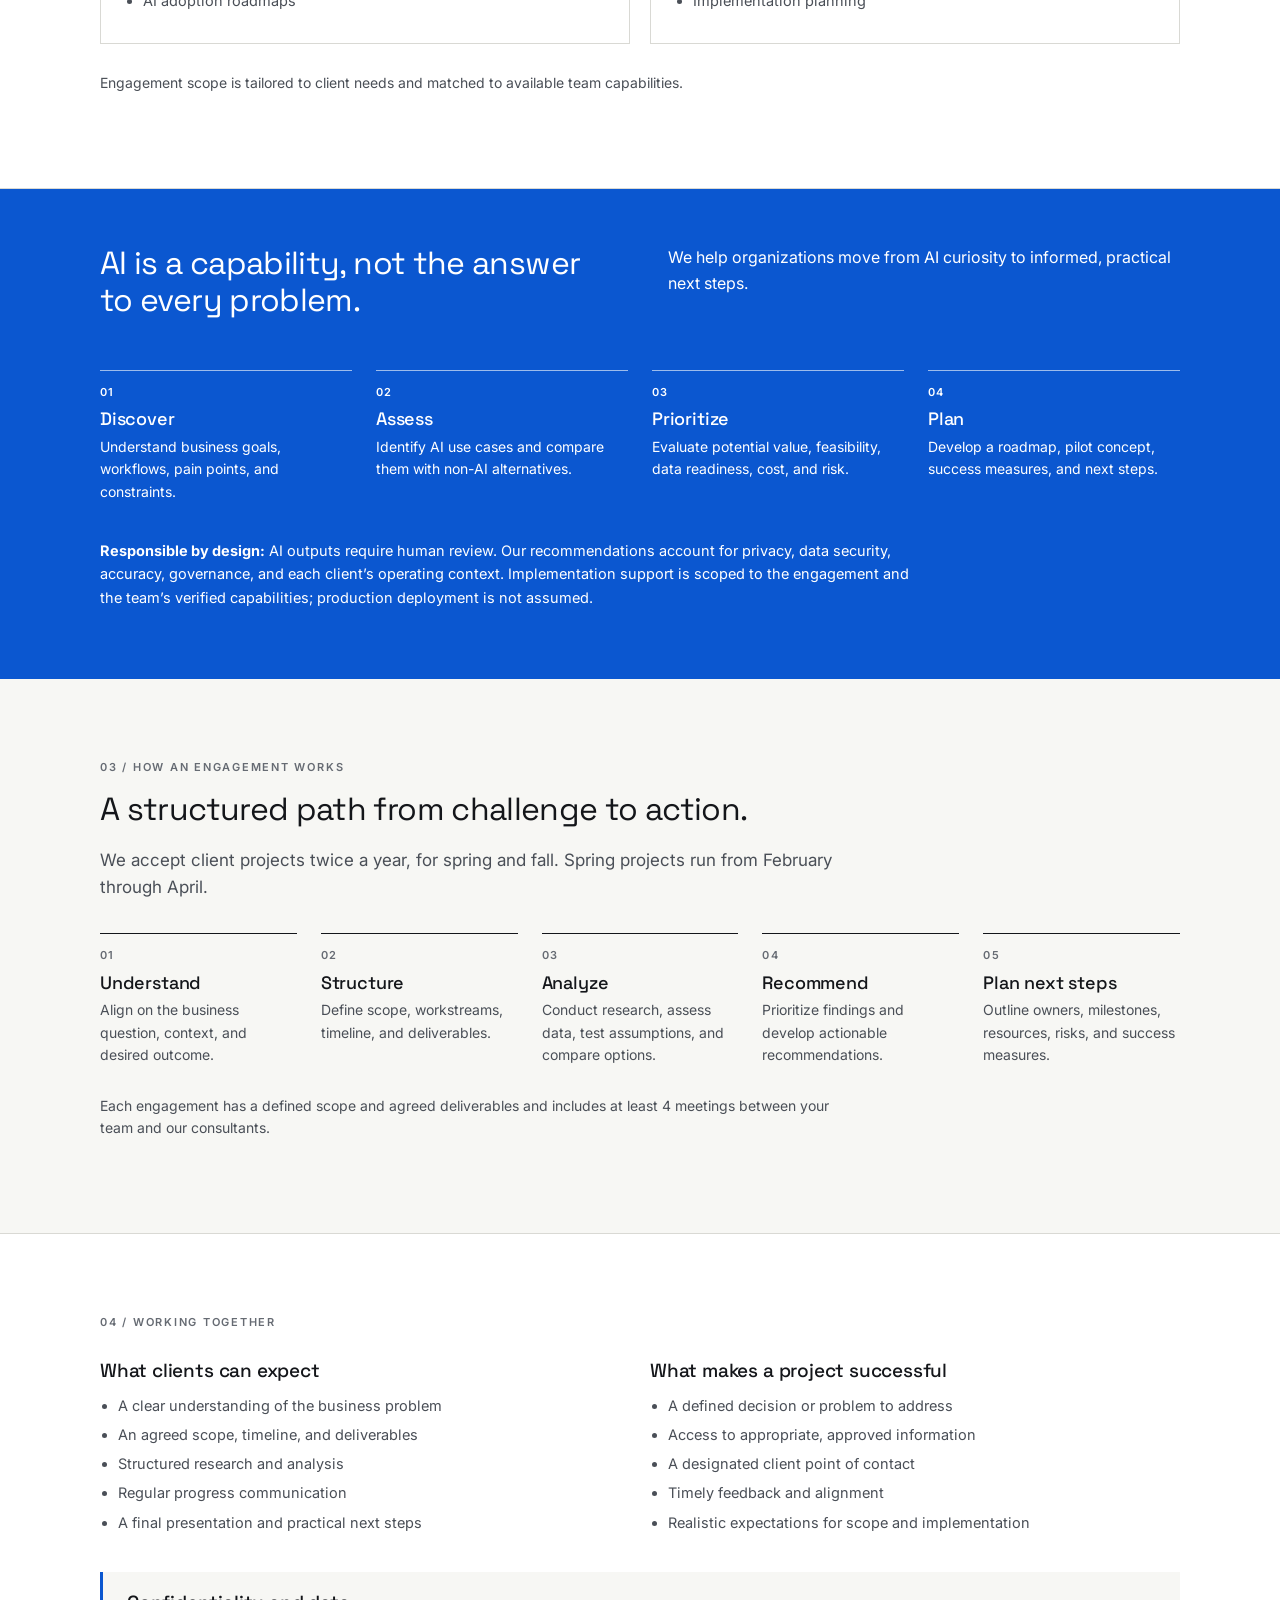
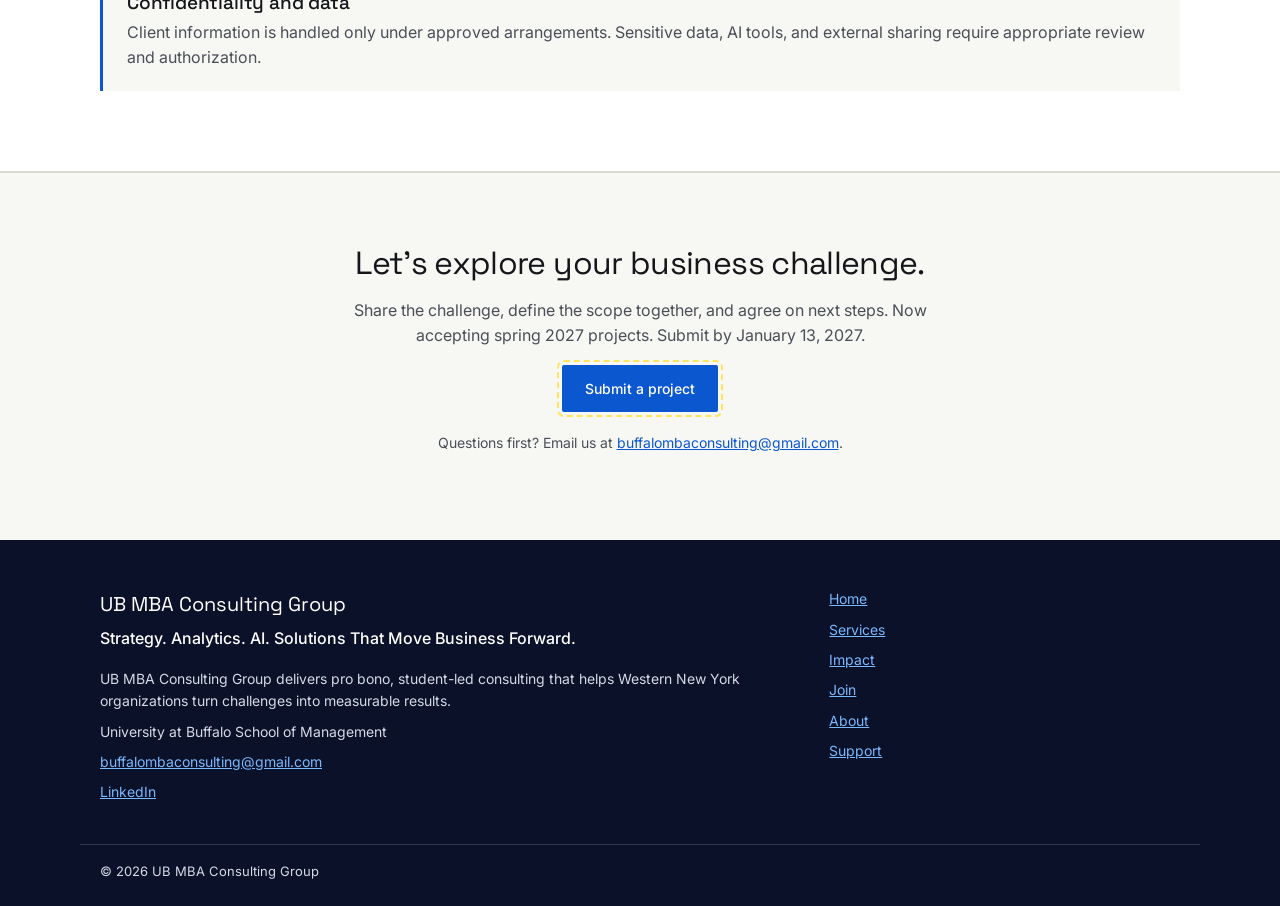
<file: services.html>
<!DOCTYPE html>
<html lang="en">
<head>
<meta charset="utf-8">
<meta name="viewport" content="width=device-width, initial-scale=1">
<title>Services | UB MBA Consulting Group</title>
<meta name="description" content="Companies come to consultants because they need to make a decision, solve a problem, or move an initiative forward.">
<link rel="preconnect" href="https://fonts.googleapis.com">
<link rel="preconnect" href="https://fonts.gstatic.com" crossorigin>
<link href="https://fonts.googleapis.com/css2?family=Inter:wght@400;500;600&family=Space+Grotesk:wght@400;500&display=swap" rel="stylesheet">
<link rel="stylesheet" href="styles.css">
<script>document.documentElement.classList.add("js");</script>
</head>
<body>
<a class="skip" href="#main">Skip to content</a>
<div class="announce"><!-- EDIT: announcement bar -->
  <p>Now accepting spring 2027 projects. Submit by January 13, 2027. Spring projects run from February through April.</p>
</div>
<header class="site-header">
  <div class="progress" aria-hidden="true"></div>
  <div class="wrap header-inner">
    <a class="logo" href="index.html"><img src="images/logo.png" alt="UB MBA Consulting Group" width="222" height="58"></a>
    <button class="menu-toggle" aria-expanded="false" aria-controls="site-nav">Menu</button>
    <nav id="site-nav" class="site-nav" aria-label="Main">
      <ul><li><a href="services.html" aria-current="page">Services</a></li><li><a href="impact.html">Impact</a></li><li><a href="join.html">Join</a></li><li><a href="about.html">About</a></li><li><a href="support.html">Support</a></li></ul>
      <a class="btn btn-primary btn-small is-placeholder" href="#" title="Link not set yet: CLIENT_FORM_LINK">Submit a project</a>
    </nav>
  </div>
</header>
<main id="main">
<section class="page-hero"><div class="wrap"><h1>Services</h1>
<p class="lead">Companies come to consultants because they need to make a decision, solve a problem, or move an initiative forward. We work with organizations to understand their challenges and develop practical, tailored recommendations that help them move forward. Each client works with a dedicated team of at least three MBA and MS consultants.</p></div></section>
<section class="section "><div class="wrap"><p class="label">01 / START WITH THE BUSINESS CHALLENGE</p><div class="grid grid-3"><article class="card"><div class="icon"><svg viewBox="0 0 24 24" aria-hidden="true"><circle cx="12" cy="12" r="9"/><circle cx="12" cy="12" r="4"/><path d="M12 3v3M12 18v3M3 12h3M18 12h3"/></svg></div><h3>Growth &amp; markets</h3><p>Where should we grow? Which customers or markets should we prioritize?</p></article><article class="card"><div class="icon"><svg viewBox="0 0 24 24" aria-hidden="true"><path d="M4 7h12M4 17h12M16 4l4 3-4 3M8 14l-4 3 4 3"/></svg></div><h3>Operational performance</h3><p>Where are costs, delays, or manual work holding us back?</p></article><article class="card"><div class="icon"><svg viewBox="0 0 24 24" aria-hidden="true"><path d="M4 20V10M10 20V4M16 20v-7M22 20H2"/></svg></div><h3>Data &amp; decisions</h3><p>What does our data tell us, and what should we do differently?</p></article><article class="card"><div class="icon"><svg viewBox="0 0 24 24" aria-hidden="true"><rect x="6" y="6" width="12" height="12" rx="2"/><path d="M9 2v4M15 2v4M9 18v4M15 18v4M2 9h4M2 15h4M18 9h4M18 15h4"/></svg></div><h3>AI</h3><p>Where can AI help, what is feasible, and how should we start?</p></article><article class="card"><div class="icon"><svg viewBox="0 0 24 24" aria-hidden="true"><circle cx="12" cy="12" r="9"/><circle cx="12" cy="12" r="4"/><path d="M12 3v3M12 18v3M3 12h3M18 12h3"/></svg></div><h3>Business model &amp; strategy</h3><p>How should we position, compete, or adapt to change?</p></article><article class="card"><div class="icon"><svg viewBox="0 0 24 24" aria-hidden="true"><path d="M4 12h16M14 6l6 6-6 6"/></svg></div><h3>Execution &amp; readiness</h3><p>What are the next steps, resources, risks, and measures of success?</p></article></div></div></section>
<section class="section section-alt"><div class="wrap"><p class="label">02 / WHAT WE CAN HELP WITH</p><h2>Four service pillars, one integrated approach.</h2><div class="grid grid-2"><article class="card pillar" id="strategy"><div class="icon"><svg viewBox="0 0 24 24" aria-hidden="true"><circle cx="12" cy="12" r="9"/><circle cx="12" cy="12" r="4"/><path d="M12 3v3M12 18v3M3 12h3M18 12h3"/></svg></div><h3>Strategy &amp; Growth</h3><ul><li>Market research and sizing</li><li>Competitive positioning</li><li>Customer and growth opportunities</li><li>Business feasibility analysis</li></ul></article><article class="card pillar" id="data"><div class="icon"><svg viewBox="0 0 24 24" aria-hidden="true"><path d="M4 20V10M10 20V4M16 20v-7M22 20H2"/></svg></div><h3>Data &amp; Analytics</h3><ul><li>Customer and sales analysis</li><li>KPI and performance assessment</li><li>Dashboards and visualizations</li><li>Evidence-based recommendations</li></ul></article><article class="card pillar" id="ai-services"><div class="icon"><svg viewBox="0 0 24 24" aria-hidden="true"><rect x="6" y="6" width="12" height="12" rx="2"/><path d="M9 2v4M15 2v4M9 18v4M15 18v4M2 9h4M2 15h4M18 9h4M18 15h4"/></svg></div><h3>AI &amp; Business Transformation</h3><ul><li>AI opportunity assessments</li><li>Workflow and tool evaluation</li><li>Automation use-case prioritization</li><li>AI adoption roadmaps</li></ul></article><article class="card pillar" id="operations"><div class="icon"><svg viewBox="0 0 24 24" aria-hidden="true"><path d="M4 7h12M4 17h12M16 4l4 3-4 3M8 14l-4 3 4 3"/></svg></div><h3>Operations &amp; Process Improvement</h3><ul><li>Process mapping and root-cause analysis</li><li>Workflow redesign</li><li>Efficiency opportunities</li><li>Implementation planning</li></ul></article></div><p class="note">Engagement scope is tailored to client needs and matched to available team capabilities.</p></div></section>
<section class="band" id="ai"><div class="wrap band-inner">
  <h2>AI is a capability, not the answer to every problem.</h2>
  <div class="band-text"><p>We help organizations move from AI curiosity to informed, practical next steps.</p></div>
</div><div class="wrap"><ol class="steps steps-4 steps-on-blue"><li><span class="step-num">01</span><h3>Discover</h3><p>Understand business goals, workflows, pain points, and constraints.</p></li><li><span class="step-num">02</span><h3>Assess</h3><p>Identify AI use cases and compare them with non-AI alternatives.</p></li><li><span class="step-num">03</span><h3>Prioritize</h3><p>Evaluate potential value, feasibility, data readiness, cost, and risk.</p></li><li><span class="step-num">04</span><h3>Plan</h3><p>Develop a roadmap, pilot concept, success measures, and next steps.</p></li></ol>
<p class="responsible"><strong>Responsible by design:</strong> AI outputs require human review. Our recommendations account for privacy, data security, accuracy, governance, and each client’s operating context. Implementation support is scoped to the engagement and the team’s verified capabilities; production deployment is not assumed.</p></div></section>
<section class="section "><div class="wrap"><p class="label">03 / HOW AN ENGAGEMENT WORKS</p><h2>A structured path from challenge to action.</h2><p class="lead">We accept client projects twice a year, for spring and fall. Spring projects run from February through April.</p><ol class="steps steps-5"><li><span class="step-num">01</span><h3>Understand</h3><p>Align on the business question, context, and desired outcome.</p></li><li><span class="step-num">02</span><h3>Structure</h3><p>Define scope, workstreams, timeline, and deliverables.</p></li><li><span class="step-num">03</span><h3>Analyze</h3><p>Conduct research, assess data, test assumptions, and compare options.</p></li><li><span class="step-num">04</span><h3>Recommend</h3><p>Prioritize findings and develop actionable recommendations.</p></li><li><span class="step-num">05</span><h3>Plan next steps</h3><p>Outline owners, milestones, resources, risks, and success measures.</p></li></ol><p class="note">Each engagement has a defined scope and agreed deliverables and includes at least 4 meetings between your team and our consultants.</p></div></section>
<section class="section section-alt"><div class="wrap"><p class="label">04 / WORKING TOGETHER</p><div class="grid grid-2"><div><h3 class="col-h">What clients can expect</h3><ul class='checklist'><li>A clear understanding of the business problem</li><li>An agreed scope, timeline, and deliverables</li><li>Structured research and analysis</li><li>Regular progress communication</li><li>A final presentation and practical next steps</li></ul></div><div><h3 class="col-h">What makes a project successful</h3><ul class='checklist'><li>A defined decision or problem to address</li><li>Access to appropriate, approved information</li><li>A designated client point of contact</li><li>Timely feedback and alignment</li><li>Realistic expectations for scope and implementation</li></ul></div></div><div class="callout"><h3>Confidentiality and data</h3><p>Client information is handled only under approved arrangements. Sensitive data, AI tools, and external sharing require appropriate review and authorization.</p></div></div></section>
<section class="cta"><div class="wrap">
  <h2>Let’s explore your business challenge.</h2>
  <p>Share the challenge, define the scope together, and agree on next steps. Now accepting spring 2027 projects. Submit by January 13, 2027.</p>
  <a class="btn btn-primary is-placeholder" href="#" title="Link not set yet: CLIENT_FORM_LINK">Submit a project</a>
  <p class="cta-small">Questions first? Email us at <a href="mailto:buffalombaconsulting@gmail.com">buffalombaconsulting@gmail.com</a>.</p>
</div></section>
</main>
<footer class="site-footer">
  <div class="wrap footer-grid">
    <div>
      <p class="footer-name">UB MBA Consulting Group</p>
      <p class="footer-tag">Strategy. Analytics. AI. Solutions That Move Business Forward.</p>
      <p class="footer-desc">UB MBA Consulting Group delivers pro bono, student-led consulting that helps Western New York organizations turn challenges into measurable results.</p>
      <p class="footer-small">University at Buffalo School of Management</p>
      <p class="footer-small"><a href="mailto:buffalombaconsulting@gmail.com">buffalombaconsulting@gmail.com</a></p>
      <p class="footer-small"><a href="https://www.linkedin.com/company/ub-mba-consulting" target="_blank" rel="noopener">LinkedIn</a></p>
    </div>
    <nav aria-label="Footer"><ul class="footer-links"><li><a href="index.html">Home</a></li><li><a href="services.html">Services</a></li><li><a href="impact.html">Impact</a></li><li><a href="join.html">Join</a></li><li><a href="about.html">About</a></li><li><a href="support.html">Support</a></li></ul></nav>
  </div>
  <div class="wrap footer-bottom"><p>© 2026 UB MBA Consulting Group</p></div>
</footer>
<script src="script.js" defer></script>
</body>
</html>
</file>
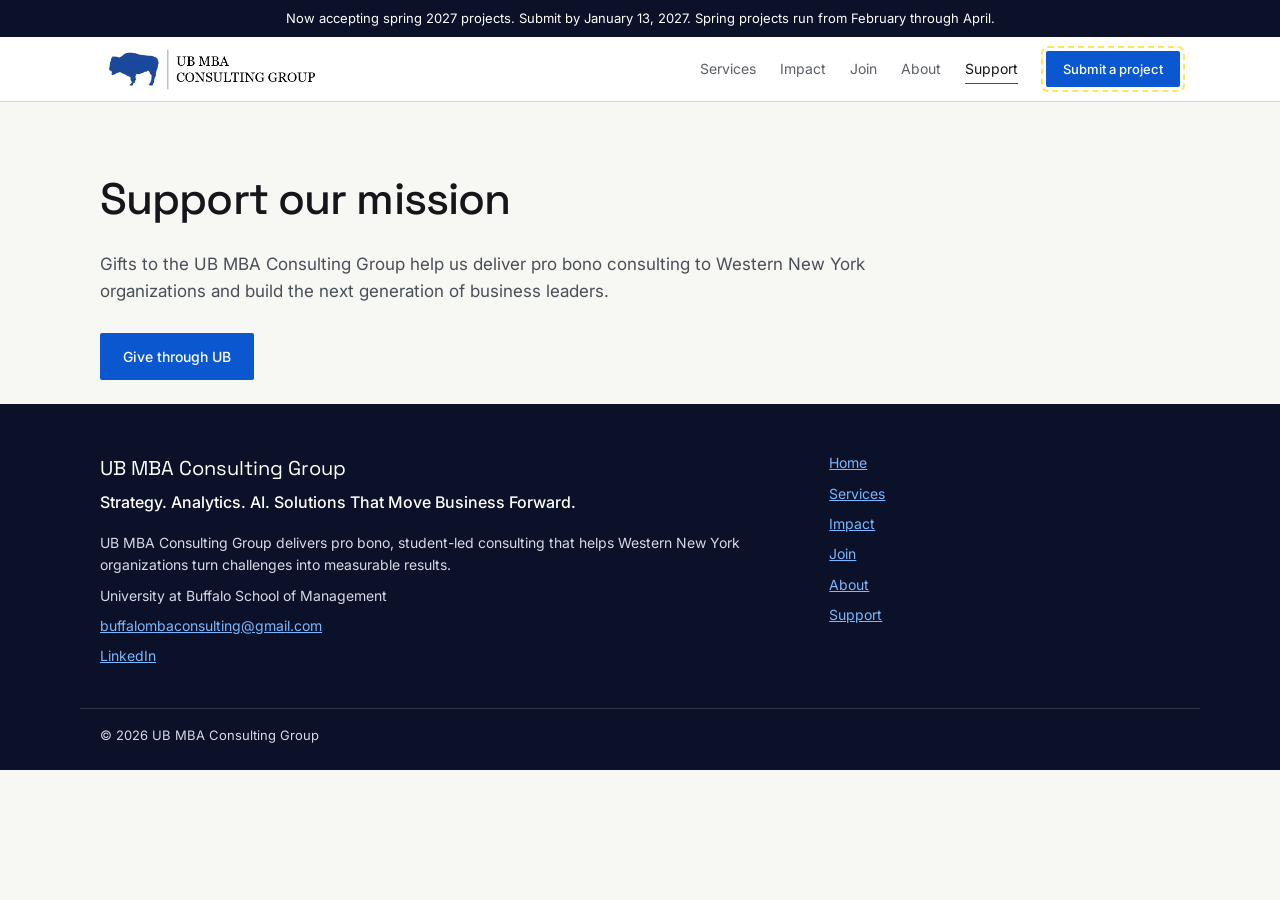
<file: support.html>
<!DOCTYPE html>
<html lang="en">
<head>
<meta charset="utf-8">
<meta name="viewport" content="width=device-width, initial-scale=1">
<title>Support | UB MBA Consulting Group</title>
<meta name="description" content="Gifts to the UB MBA Consulting Group help us deliver pro bono consulting to Western New York organizations and build the next generation of business leaders.">
<link rel="preconnect" href="https://fonts.googleapis.com">
<link rel="preconnect" href="https://fonts.gstatic.com" crossorigin>
<link href="https://fonts.googleapis.com/css2?family=Inter:wght@400;500;600&family=Space+Grotesk:wght@400;500&display=swap" rel="stylesheet">
<link rel="stylesheet" href="styles.css">
<script>document.documentElement.classList.add("js");</script>
</head>
<body>
<a class="skip" href="#main">Skip to content</a>
<div class="announce"><!-- EDIT: announcement bar -->
  <p>Now accepting spring 2027 projects. Submit by January 13, 2027. Spring projects run from February through April.</p>
</div>
<header class="site-header">
  <div class="progress" aria-hidden="true"></div>
  <div class="wrap header-inner">
    <a class="logo" href="index.html"><img src="images/logo.png" alt="UB MBA Consulting Group" width="222" height="58"></a>
    <button class="menu-toggle" aria-expanded="false" aria-controls="site-nav">Menu</button>
    <nav id="site-nav" class="site-nav" aria-label="Main">
      <ul><li><a href="services.html">Services</a></li><li><a href="impact.html">Impact</a></li><li><a href="join.html">Join</a></li><li><a href="about.html">About</a></li><li><a href="support.html" aria-current="page">Support</a></li></ul>
      <a class="btn btn-primary btn-small is-placeholder" href="#" title="Link not set yet: CLIENT_FORM_LINK">Submit a project</a>
    </nav>
  </div>
</header>
<main id="main">
<section class="page-hero"><div class="wrap"><h1>Support our mission</h1>
<p class="lead">Gifts to the UB MBA Consulting Group help us deliver pro bono consulting to Western New York organizations and build the next generation of business leaders.</p>
<p class="mt"><a class="btn btn-primary" href="http://giving.buffalo.edu/giveto/01-3-0-86135" target="_blank" rel="noopener">Give through UB</a></p></div></section>
</main>
<footer class="site-footer">
  <div class="wrap footer-grid">
    <div>
      <p class="footer-name">UB MBA Consulting Group</p>
      <p class="footer-tag">Strategy. Analytics. AI. Solutions That Move Business Forward.</p>
      <p class="footer-desc">UB MBA Consulting Group delivers pro bono, student-led consulting that helps Western New York organizations turn challenges into measurable results.</p>
      <p class="footer-small">University at Buffalo School of Management</p>
      <p class="footer-small"><a href="mailto:buffalombaconsulting@gmail.com">buffalombaconsulting@gmail.com</a></p>
      <p class="footer-small"><a href="https://www.linkedin.com/company/ub-mba-consulting" target="_blank" rel="noopener">LinkedIn</a></p>
    </div>
    <nav aria-label="Footer"><ul class="footer-links"><li><a href="index.html">Home</a></li><li><a href="services.html">Services</a></li><li><a href="impact.html">Impact</a></li><li><a href="join.html">Join</a></li><li><a href="about.html">About</a></li><li><a href="support.html">Support</a></li></ul></nav>
  </div>
  <div class="wrap footer-bottom"><p>© 2026 UB MBA Consulting Group</p></div>
</footer>
<script src="script.js" defer></script>
</body>
</html>
</file>
<file: styles.css>
/* ==========================================================
   UB MBA Consulting Group: shared stylesheet
   Sections: variables, base, layout, header, hero, components,
   bands, footer, placeholders, responsive
   ========================================================== */

/* ---------- Variables ---------- */
:root {
  --navy-hero: #0D1B3E;
  --navy-footer: #0A1128;
  --blue: #0B57D0;
  --blue-light: #7AB8FF;
  --gold: #E8B34B;
  --page: #F7F7F4;
  --card: #FFFFFF;
  --rule: #D9D9D4;
  --ink: #14161A;
  --text: #4A4F57;
  --heading: "Space Grotesk", "Inter", system-ui, sans-serif;
  --ease-out: cubic-bezier(0.22, 1, 0.36, 1);
  --body: "Inter", system-ui, -apple-system, "Segoe UI", sans-serif;
}

/* ---------- Base ---------- */
*, *::before, *::after { box-sizing: border-box; }
html { scroll-behavior: smooth; }
body { margin: 0; background: var(--page); color: var(--text); font-family: var(--body); font-size: 16px; line-height: 1.6; }
img { max-width: 100%; height: auto; display: block; }
a { color: var(--blue); }
a:hover { text-decoration-thickness: 2px; }
h1, h2, h3 { font-family: var(--heading); font-weight: 500; color: var(--ink); letter-spacing: -0.02em; line-height: 1.15; margin: 0 0 .6em; }
h1 { font-size: 36px; }
h2 { font-size: 28px; font-weight: 400; }
h3 { font-size: 19px; letter-spacing: -0.01em; }
p { margin: 0 0 1em; }
:focus-visible { outline: 3px solid var(--blue); outline-offset: 3px; }
.skip { position: absolute; left: -9999px; top: 0; background: #fff; color: var(--ink); padding: 10px 16px; z-index: 100; }
.skip:focus { left: 8px; top: 8px; }
.wrap { width: 100%; max-width: 1120px; margin: 0 auto; padding: 0 20px; }
.mt { margin-top: 28px; }

/* ---------- Announcement bar + header ---------- */
.announce { background: var(--navy-footer); color: #fff; font-size: 13px; text-align: center; padding: 8px 16px; }
.announce p { margin: 0; }
.site-header { background: #fff; border-bottom: 1px solid var(--rule); position: sticky; top: 0; z-index: 50; transition: box-shadow .25s var(--ease-out); }
.site-header.scrolled { box-shadow: 0 4px 18px rgba(13, 27, 62, .07); }
.progress { position: absolute; left: 0; bottom: -1px; height: 2px; width: 100%; background: var(--blue); transform: scaleX(0); transform-origin: left; pointer-events: none; }
.header-inner { display: flex; align-items: center; justify-content: space-between; min-height: 64px; flex-wrap: wrap; gap: 8px; }
.logo { display: inline-flex; align-items: center; gap: 10px; text-decoration: none; color: var(--ink); }
.logo img { height: 58px; width: auto; }
.logo-mark { background: var(--blue); color: #fff; font-family: var(--heading); font-weight: 500; padding: 6px 8px; border-radius: 3px; font-size: 14px; }
.logo-text { font-size: 11px; text-transform: uppercase; letter-spacing: .12em; font-weight: 600; }
.menu-toggle { display: inline-block; background: none; border: 1px solid var(--rule); padding: 8px 14px; font: 500 13px var(--body); color: var(--ink); cursor: pointer; border-radius: 3px; }
.site-nav { position: absolute; left: 0; right: 0; top: 100%; background: #fff; border-bottom: 1px solid var(--rule); padding: 8px 20px 16px; opacity: 0; visibility: hidden; transform: translateY(-6px); transform-origin: top center; transition: opacity .2s var(--ease-out), transform .2s var(--ease-out), visibility 0s linear .2s; }
.site-nav.open { opacity: 1; visibility: visible; transform: none; transition-delay: 0s; }
.site-nav ul { list-style: none; margin: 0 0 12px; padding: 0; }
.site-nav li a { display: block; padding: 10px 0; color: #5a5f67; text-decoration: none; font-size: 14px; border-bottom: 1px solid var(--rule); }
.site-nav li a:hover, .site-nav li a[aria-current] { color: var(--ink); }

/* ---------- Buttons ---------- */
.btn { display: inline-block; padding: 14px 22px; font: 500 14px var(--body); text-decoration: none; border-radius: 2px; border: 1px solid transparent; transition: background-color .15s, color .15s; }
.btn-small { padding: 9px 16px; font-size: 13px; }
.btn-primary { background: var(--blue); color: #fff; }
.btn-primary:hover { background: #0948ad; }
.btn-outline { border-color: #fff; color: #fff; }
.btn-outline:hover { background: rgba(255,255,255,.12); }
.btn-light { background: #fff; color: var(--blue); }
.btn-light:hover { background: #eaf1fd; }
.btn-row { display: flex; flex-wrap: wrap; gap: 12px; margin: 28px 0 24px; }

/* ---------- Hero ---------- */
.hero { position: relative; background: var(--navy-hero); color: #fff; overflow: hidden; }
.hero .net { position: absolute; inset: 0; width: 100%; height: 100%; pointer-events: none; }
.hero-inner { position: relative; padding-top: 64px; padding-bottom: 64px; }
.eyebrow { color: var(--gold); font-size: 11px; font-weight: 600; text-transform: uppercase; letter-spacing: .16em; margin-bottom: 20px; }
.hero h1 { color: #fff; font-size: 36px; max-width: 760px; }
.hero-text { color: #fff; max-width: 620px; font-size: 16px; }
.proof { font-size: 11px; text-transform: uppercase; letter-spacing: .14em; color: #fff; font-weight: 600; margin: 0; }
.page-hero { padding: 48px 0 8px; }
.page-hero .lead { max-width: 820px; }
.page-hero-warm { background: #fff; border-bottom: 1px solid var(--rule); padding-bottom: 40px; }

/* ---------- Sections ---------- */
.section { padding: 56px 0; }
.section-alt { background: #fff; border-top: 1px solid var(--rule); border-bottom: 1px solid var(--rule); }
.label { font-size: 11px; text-transform: uppercase; letter-spacing: .16em; color: #666b73; font-weight: 600; margin-bottom: 14px; }
.label-center { text-align: center; }
.lead { font-size: 17px; color: var(--text); max-width: 760px; }
.note { margin-top: 28px; font-size: 14px; max-width: 760px; }
.mini { font-size: 11px; text-transform: uppercase; letter-spacing: .12em; color: #666b73; font-weight: 600; margin: 0 0 2px; }

/* ---------- Grids and cards ---------- */
.grid { display: grid; gap: 20px; grid-template-columns: 1fr; margin-top: 28px; }
.card { background: var(--card); border: 1px solid var(--rule); padding: 24px; }
.card h3 { margin-bottom: 8px; }
.card p { margin: 0; font-size: 14.5px; }
.card a { color: var(--ink); text-decoration: none; }
.card a:hover { color: var(--blue); }
.icon svg { width: 26px; height: 26px; stroke: var(--blue); fill: none; stroke-width: 1.5; stroke-linecap: round; stroke-linejoin: round; margin-bottom: 14px; }
.card-highlight { background: var(--blue); border-color: var(--blue); color: #fff; }
.card-highlight h3 { color: #fff; }
.card-highlight p { color: #fff; margin-bottom: 18px; }
.card-highlight .btn-light { color: var(--blue); }
.pillar ul, .checklist { margin: 0; padding-left: 18px; font-size: 14.5px; }
.pillar li, .checklist li { margin-bottom: 6px; }
.col-h { margin-bottom: 12px; }
.callout { margin-top: 32px; border-left: 3px solid var(--blue); background: var(--page); padding: 20px 24px; }
.callout h3 { margin-bottom: 6px; }
.callout p { margin: 0; }

/* ---------- Steps ---------- */
.steps { list-style: none; margin: 32px 0 0; padding: 0; display: grid; gap: 24px; grid-template-columns: 1fr; }
.steps li { border-top: 1px solid var(--ink); padding-top: 14px; }
.step-num { display: block; font-size: 11px; letter-spacing: .12em; color: #666b73; font-weight: 600; margin-bottom: 8px; }
.steps h3 { font-size: 18px; margin-bottom: 6px; }
.steps p { font-size: 14px; margin: 0; }
.steps-on-blue li { border-top-color: rgba(255,255,255,.6); }
.steps-on-blue .step-num, .steps-on-blue h3, .steps-on-blue p { color: #fff; }

/* ---------- Case cards and quotes ---------- */
.case { background: var(--card); border: 1px solid var(--rule); padding: 24px; }
.case-val { color: var(--ink); margin-bottom: 16px; font-size: 15px; }
.case-val:last-child { margin-bottom: 0; }
.quote { margin: 0; background: #fff; border: 1px solid var(--rule); padding: 28px; }
.quote p { font-family: var(--heading); font-size: 20px; color: var(--ink); line-height: 1.35; margin-bottom: 18px; }
.quote footer { font-size: 13px; color: var(--text); }
.quote-under { margin-top: 16px; background: var(--page); }
.quote-under p { font-size: 16px; line-height: 1.55; }
.case-wrap { display: block; }

/* ---------- Blue band ---------- */
.band { background: var(--blue); color: #fff; padding: 56px 0; }
.band-inner { display: grid; gap: 20px; grid-template-columns: 1fr; }
.band h2 { color: #fff; }
.band p, .band li { color: #fff; }
.band-link { color: #fff; font-weight: 500; }
.band-list { margin: 0; padding-left: 18px; }
.responsible { margin-top: 36px; max-width: 820px; font-size: 14.5px; color: #fff; }
.band .wrap > .steps { margin-bottom: 0; }

/* ---------- Client logos ---------- */
.logos { padding: 36px 0; border-bottom: 1px solid var(--rule); }
.logo-row { display: grid; gap: 14px; grid-template-columns: 1fr; margin-top: 14px; }

/* ---------- Team ---------- */
.team img { width: 100%; aspect-ratio: 1 / 1; object-fit: cover; margin-bottom: 14px; background: #e6e6e1; }
.team h3 { margin-bottom: 2px; }
.team .role { color: var(--ink); font-weight: 500; margin-bottom: 10px; font-size: 14px; }
.team .focus { color: var(--ink); font-weight: 500; font-size: 14px; }
.team p { font-size: 14px; }

/* ---------- Final CTA ---------- */
.cta { padding: 72px 0; text-align: center; border-top: 1px solid var(--rule); }
.cta h2 { max-width: 720px; margin: 0 auto 16px; }
.cta p { max-width: 640px; margin-left: auto; margin-right: auto; }
.cta-small { font-size: 14px; margin-top: 20px; }

/* ---------- Footer ---------- */
.site-footer { background: var(--navy-footer); color: #fff; padding: 48px 0 24px; }
.site-footer a { color: var(--blue-light); }
.footer-grid { display: grid; gap: 28px; grid-template-columns: 1fr; }
.footer-name { font-family: var(--heading); font-size: 20px; margin-bottom: 6px; color: #fff; }
.footer-tag { color: #fff; font-weight: 500; }
.footer-desc, .footer-small { color: #d5dae6; font-size: 14px; margin-bottom: 8px; }
.footer-links { list-style: none; margin: 0; padding: 0; }
.footer-links li { margin-bottom: 8px; font-size: 14px; }
.footer-bottom { margin-top: 32px; padding-top: 16px; border-top: 1px solid rgba(255,255,255,.15); font-size: 13px; color: #d5dae6; }
.footer-bottom p { margin: 0; }

/* ---------- Placeholders ---------- */
.placeholder { background: #FFF8C5; border: 1px dashed #8a6d00; color: #5c4a00; padding: 2px 6px; font-size: 13px; }
.photo { display: flex; align-items: center; justify-content: center; text-align: center; min-height: 96px; padding: 14px; }
.photo-wide { margin-top: 24px; min-height: 220px; }
a.is-placeholder { outline: 2px dashed #FFE55C; outline-offset: 3px; }

/* ---------- Responsive ---------- */
@media (min-width: 760px) {
  h1 { font-size: 44px; }
  h2 { font-size: 32px; }
  .hero h1 { font-size: 56px; }
  .hero-inner { padding-top: 96px; padding-bottom: 88px; }
  .grid-2 { grid-template-columns: repeat(2, 1fr); }
  .grid-3 { grid-template-columns: repeat(3, 1fr); }
  .grid-4 { grid-template-columns: repeat(2, 1fr); }
  .steps-5 { grid-template-columns: repeat(5, 1fr); }
  .steps-4 { grid-template-columns: repeat(4, 1fr); }
  .steps-3 { grid-template-columns: repeat(3, 1fr); }
  .band-inner { grid-template-columns: 1fr 1fr; gap: 56px; align-items: start; }
  .logo-row { grid-template-columns: repeat(3, 1fr); }
  .footer-grid { grid-template-columns: 2fr 1fr; }
  .section { padding: 80px 0; }
  .page-hero { padding-top: 72px; }
}
@media (min-width: 1000px) {
  .grid-4 { grid-template-columns: repeat(4, 1fr); }
  .menu-toggle { display: none; }
  .site-nav { position: static; display: flex; align-items: center; gap: 28px; width: auto; padding: 0; background: none; border: 0; opacity: 1; visibility: visible; transform: none; transition: none; }
  .site-nav ul { display: flex; gap: 24px; margin: 0; }
  .site-nav li a { border: 0; padding: 4px 0; }
}

/* ---------- Interaction (hover, press, focus) ---------- */
[id] { scroll-margin-top: 96px; }
.btn { transition: background-color .15s, color .15s, transform .12s var(--ease-out); }
.btn:active { transform: scale(0.97); }
.site-nav li a { position: relative; }
.card, .case { transition: border-color .2s, box-shadow .25s var(--ease-out), transform .25s var(--ease-out); }
.card:has(h3 a) { position: relative; }
.card h3 a::after { content: ""; position: absolute; inset: 0; }
.card:has(h3 a):hover, .case:hover { border-color: #b7c3da; box-shadow: 0 8px 22px rgba(13, 27, 62, .07); transform: translateY(-2px); }
.card:has(h3 a):hover .icon svg { stroke: var(--navy-hero); }
.icon svg { transition: stroke .2s; }
.pillar { transition: border-color .3s, box-shadow .4s var(--ease-out); }
.pillar:target { border-color: var(--blue); box-shadow: 0 0 0 4px rgba(11, 87, 208, .12); }
.team { overflow: hidden; }
.team .frame { overflow: hidden; margin-bottom: 14px; }
.team .frame img { margin: 0; transition: transform .6s var(--ease-out); }
.team:hover .frame img { transform: scale(1.03); }
.quote { transition: border-color .2s; }
.quote:hover { border-color: #b7c3da; }

/* ---------- Motion (only when the visitor has no reduced motion preference) ---------- */
@media (prefers-reduced-motion: no-preference) {
  .site-nav li a::after { content: ""; position: absolute; left: 0; right: 0; bottom: 0; height: 1px; background: var(--blue); transform: scaleX(0); transform-origin: left; transition: transform .25s var(--ease-out); }
  .site-nav li a:hover::after, .site-nav li a[aria-current]::after { transform: scaleX(1); }

  /* Hero: one entrance on load */
  @keyframes rise { from { opacity: 0; transform: translateY(10px); } to { opacity: 1; transform: none; } }
  .hero-inner > * { animation: rise .7s var(--ease-out) backwards; }
  .hero-inner > :nth-child(2) { animation-delay: .07s; }
  .hero-inner > :nth-child(3) { animation-delay: .14s; }
  .hero-inner > :nth-child(4) { animation-delay: .21s; }
  .hero-inner > :nth-child(5) { animation-delay: .28s; }
  .hero .net { will-change: transform; }

  /* Scroll reveals, each type gets its own treatment, hidden only when JS is on */
  .js .reveal-text, .js .section .wrap > .label, .js .section .wrap > h2, .js .section .wrap > .lead,
  .js .cta .wrap > * { opacity: 0; transform: translateY(8px); transition: opacity .5s var(--ease-out), transform .5s var(--ease-out); }
  .js .grid, .js .case-wrap, .js .logo-row, .js .photo-wide, .js .callout, .js .note, .js .responsible { opacity: 0; transform: translateY(14px); transition: opacity .6s var(--ease-out), transform .6s var(--ease-out); }
  .js .quote { opacity: 0; transition: opacity .7s var(--ease-out), border-color .2s; }
  .js .band-inner { opacity: 0; transform: translateY(10px); transition: opacity .7s var(--ease-out), transform .7s var(--ease-out); }
  .js .team .frame img { opacity: 0; filter: blur(6px); transition: opacity .7s var(--ease-out), filter .7s var(--ease-out), transform .6s var(--ease-out); }
  .js .reveal-text.in, .js .section .wrap > .label.in, .js .section .wrap > h2.in, .js .section .wrap > .lead.in, .js .cta .wrap > *.in,
  .js .grid.in, .js .case-wrap.in, .js .logo-row.in, .js .photo-wide.in, .js .callout.in, .js .note.in, .js .responsible.in,
  .js .band-inner.in { opacity: 1; transform: none; }
  .js .quote.in { opacity: 1; }
  .js .team .frame img.in { opacity: 1; filter: blur(0); }

  /* Process steps: the top rule draws in left to right, the one staggered moment */
  .js .steps li { border-top: 0; position: relative; }
  .js .steps li::before { content: ""; position: absolute; left: 0; right: 0; top: 0; height: 1px; background: var(--ink); transform: scaleX(0); transform-origin: left; transition: transform .8s var(--ease-out); }
  .js .steps-on-blue li::before { background: rgba(255, 255, 255, .6); }
  .js .steps li > * { opacity: 0; transform: translateY(6px); transition: opacity .5s var(--ease-out) .15s, transform .5s var(--ease-out) .15s; }
  .js .steps.in li::before { transform: scaleX(1); }
  .js .steps.in li > * { opacity: 1; transform: none; }
  .js .steps.in li:nth-child(2)::before, .js .steps.in li:nth-child(2) > * { transition-delay: .08s, .23s; }
  .js .steps.in li:nth-child(3)::before, .js .steps.in li:nth-child(3) > * { transition-delay: .16s, .31s; }
  .js .steps.in li:nth-child(4)::before, .js .steps.in li:nth-child(4) > * { transition-delay: .24s, .39s; }
  .js .steps.in li:nth-child(5)::before, .js .steps.in li:nth-child(5) > * { transition-delay: .32s, .47s; }
}
@media (prefers-reduced-motion: reduce) {
  html { scroll-behavior: auto; }
  .btn, .card, .case, .team .frame img, .site-header { transition: none; }
  .card:has(h3 a):hover, .case:hover { transform: none; }
  .team:hover .frame img { transform: none; }
  .progress { display: none; }
}
</file>
